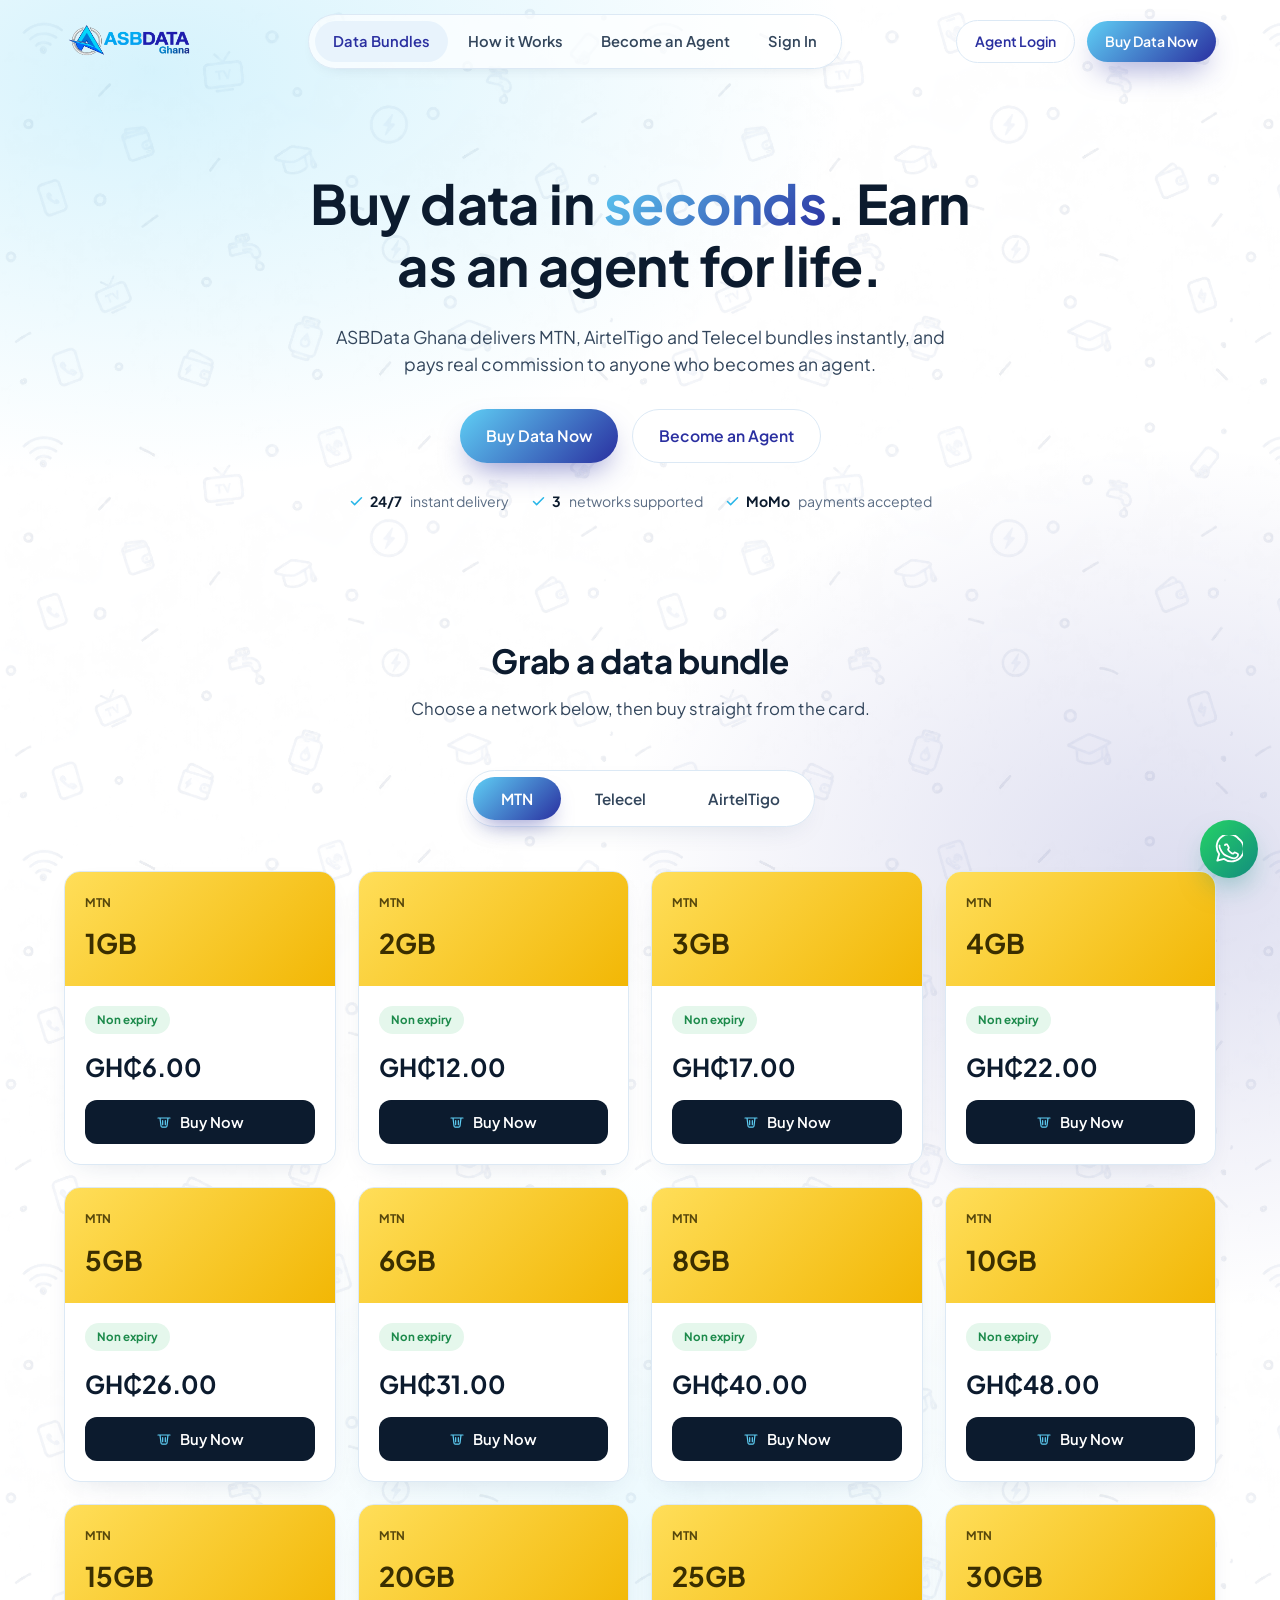
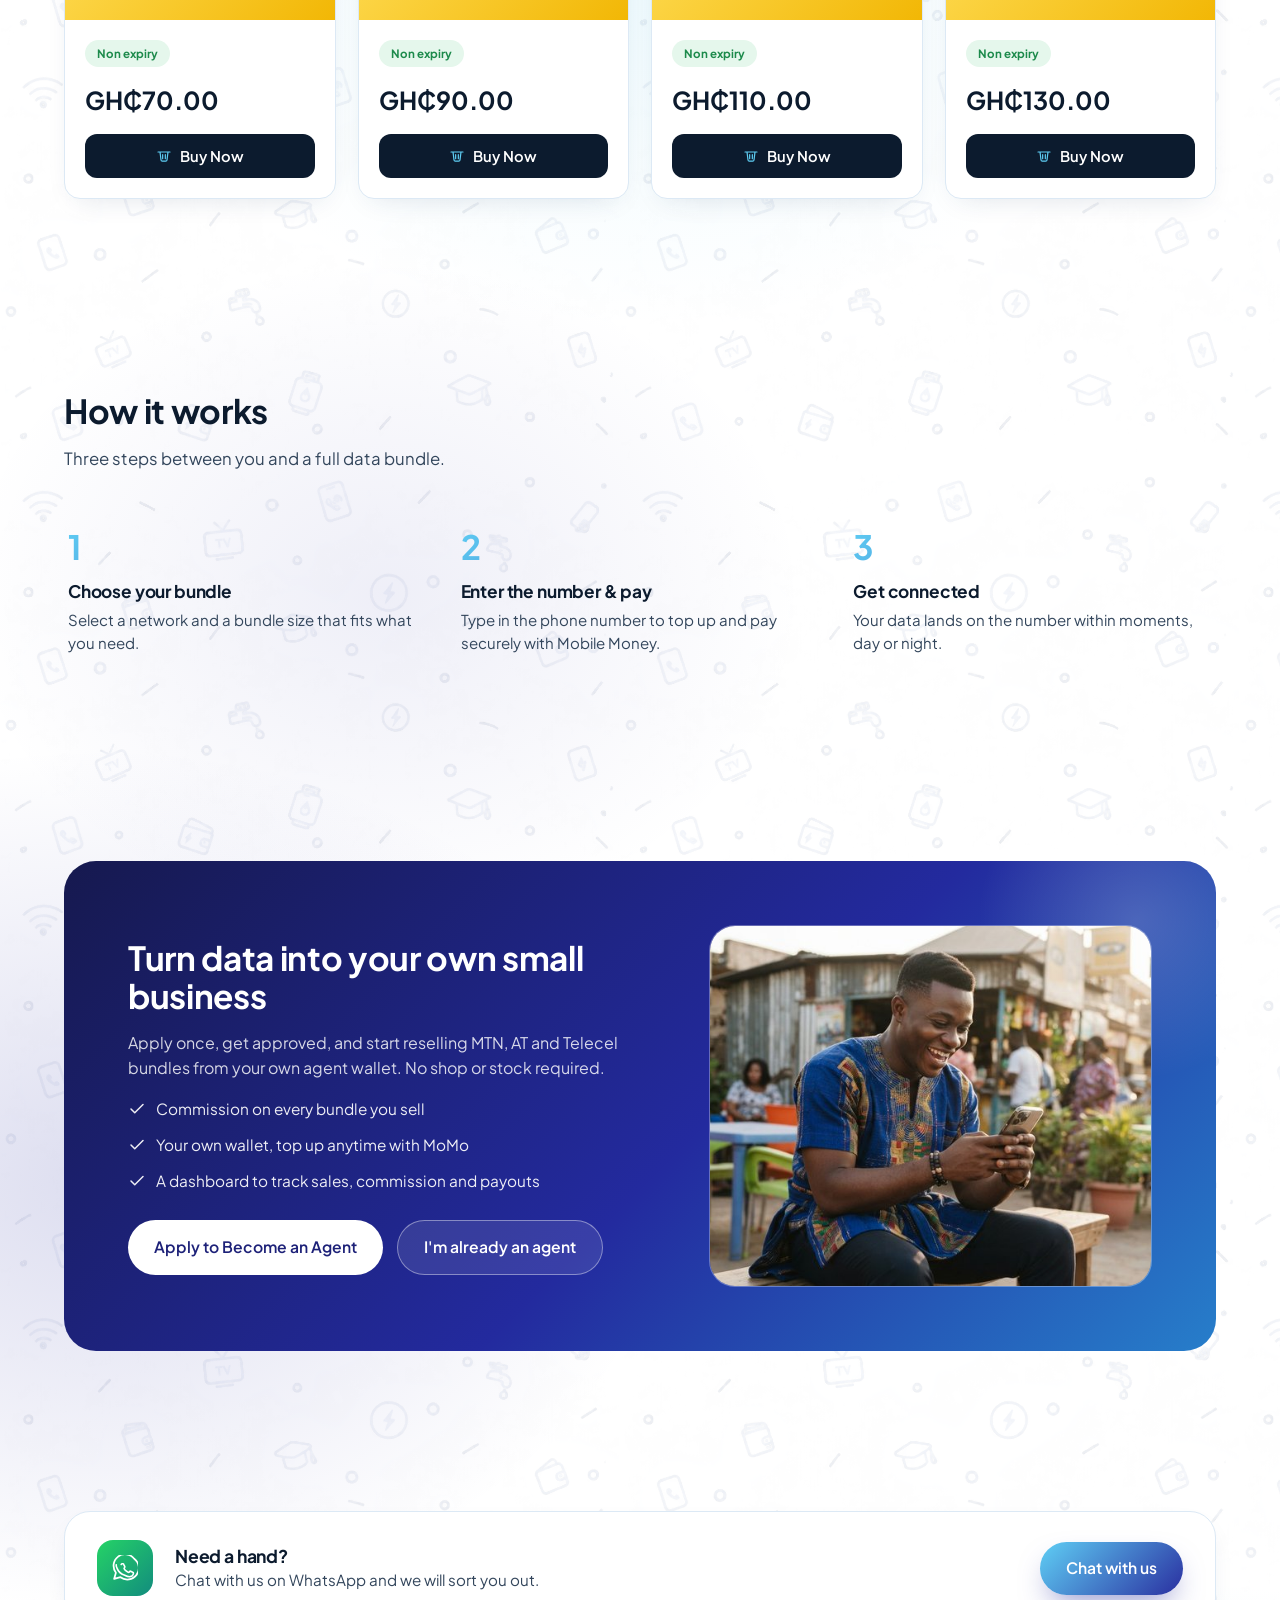
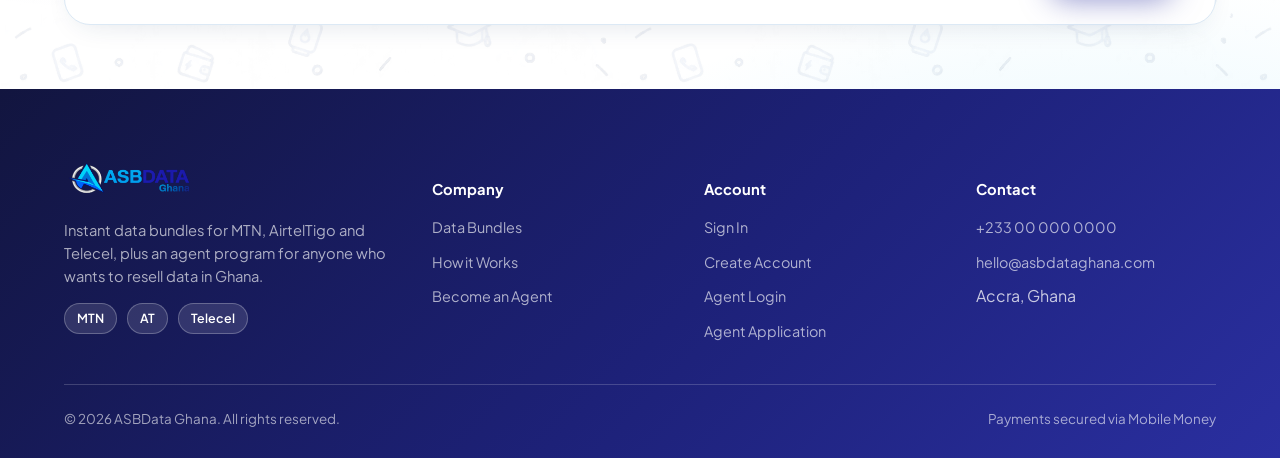
<file: index.html>
<!DOCTYPE html>
<html lang="en">
<head>
<meta charset="UTF-8" />
<meta name="viewport" content="width=device-width, initial-scale=1.0" />
<title>ASBData Ghana | Instant MTN, AT & Telecel Data Bundles</title>
<meta name="description" content="Buy MTN, AirtelTigo and Telecel data bundles instantly with Mobile Money. Apply to become an ASBData Ghana agent and earn commission on every sale." />
<link rel="icon" href="assets/logo.png" />
<link rel="stylesheet" href="css/styles.css" />
</head>
<body>

<header class="nav">
  <div class="nav-inner">
    <a href="index.html" class="brand">
      <img src="assets/logo.png" alt="ASBData Ghana" />
    </a>
    <nav class="nav-links">
      <a href="#bundles">Data Bundles</a>
      <a href="#how-it-works">How it Works</a>
      <a href="#agents">Become an Agent</a>
      <a href="#" id="nav-signin-link">Sign In</a>
    </nav>
    <div class="nav-actions">
      <a href="agent-login.html" class="btn btn-ghost btn-sm">Agent Login</a>
      <a href="#bundles" class="btn btn-primary btn-sm">Buy Data Now</a>
    </div>
    <button class="nav-toggle" aria-label="Toggle menu">
      <span></span><span></span><span></span>
    </button>
  </div>
</header>

<section class="hero">
  <div class="container hero-copy">
    <h1>Buy data in <span class="grad-text">seconds</span>. Earn as an agent for life.</h1>
    <p>ASBData Ghana delivers MTN, AirtelTigo and Telecel bundles instantly, and pays real commission to anyone who becomes an agent.</p>
    <div class="hero-actions">
      <a href="#bundles" class="btn btn-primary">Buy Data Now</a>
      <a href="agent-register.html" class="btn btn-ghost">Become an Agent</a>
    </div>
    <div class="hero-trust">
      <span><svg width="15" height="15" viewBox="0 0 24 24" fill="none"><path d="M20 6 9 17l-5-5" stroke="currentColor" stroke-width="2.4" stroke-linecap="round" stroke-linejoin="round"/></svg> <strong>24/7</strong>&nbsp;instant delivery</span>
      <span><svg width="15" height="15" viewBox="0 0 24 24" fill="none"><path d="M20 6 9 17l-5-5" stroke="currentColor" stroke-width="2.4" stroke-linecap="round" stroke-linejoin="round"/></svg> <strong>3</strong>&nbsp;networks supported</span>
      <span><svg width="15" height="15" viewBox="0 0 24 24" fill="none"><path d="M20 6 9 17l-5-5" stroke="currentColor" stroke-width="2.4" stroke-linecap="round" stroke-linejoin="round"/></svg> <strong>MoMo</strong>&nbsp;payments accepted</span>
    </div>
  </div>
</section>

<section class="section" id="bundles">
  <div class="container">
    <div class="section-head center">
      <h2>Grab a data bundle</h2>
      <p>Choose a network below, then buy straight from the card.</p>
    </div>
    <div class="shop-tabs" id="shop-tabs">
      <button class="shop-tab active" data-network="mtn">MTN</button>
      <button class="shop-tab" data-network="telecel">Telecel</button>
      <button class="shop-tab" data-network="airteltigo">AirtelTigo</button>
    </div>
    <div class="bundle-shop-grid" id="bundle-grid"></div>
  </div>
</section>

<!-- Buy modal -->
<div class="modal-overlay" id="buy-modal">
  <div class="modal-card">
    <button class="modal-close" id="modal-close" aria-label="Close">&times;</button>

    <!-- Step 1: bundle + recipient -->
    <div class="modal-step" id="step-select">
      <div class="modal-head">
        <div class="modal-head-icon">
          <svg width="20" height="20" viewBox="0 0 24 24" fill="none"><path d="M3 6h18M6 6l1.5 12a2 2 0 0 0 2 1.8h5a2 2 0 0 0 2-1.8L18 6M10 10v6M14 10v6" stroke="currentColor" stroke-width="1.8" stroke-linecap="round"/></svg>
        </div>
        <div>
          <h3>Buy Data Bundle</h3>
          <p class="modal-sub">Review your bundle, then continue to checkout</p>
        </div>
      </div>

      <div class="select-summary">
        <div class="ss-top">
          <span class="ss-tag" id="ss-network-tag">MTN</span>
          <span class="ss-label">Selected</span>
        </div>
        <div class="ss-row">
          <select id="ss-bundle-select"></select>
          <span class="ss-price" id="ss-price">GH₵0.00</span>
        </div>
      </div>

      <div class="field">
        <label for="buy-number">Recipient phone number</label>
        <div class="input-check" id="number-check">
          <input id="buy-number" type="tel" placeholder="024 000 0000" inputmode="numeric" />
          <svg class="check-icon" width="18" height="18" viewBox="0 0 24 24" fill="none"><path d="M20 6 9 17l-5-5" stroke="currentColor" stroke-width="2.4" stroke-linecap="round" stroke-linejoin="round"/></svg>
        </div>
      </div>

      <div class="info-box">
        <svg width="18" height="18" viewBox="0 0 24 24" fill="none"><circle cx="12" cy="12" r="9" stroke="currentColor" stroke-width="1.6"/><path d="M12 8v5M12 16h.01" stroke="currentColor" stroke-width="1.8" stroke-linecap="round"/></svg>
        <div>
          <strong>Account required</strong>
          <p>Log in or create a free account so we can confirm your order and deliver it instantly.</p>
        </div>
      </div>

      <button type="button" class="btn btn-primary btn-block" id="to-confirm-btn">Continue</button>
    </div>

    <!-- Step 2: confirm order -->
    <div class="modal-step" id="step-confirm" hidden>
      <h3>Confirm your order</h3>
      <p class="modal-sub">Make sure everything looks right before you continue.</p>

      <div class="confirm-pill">
        <span id="cf-tag">MTN</span>
        <span id="cf-size">2GB</span>
      </div>

      <div class="confirm-rows">
        <div class="cf-row"><span>Recipient</span><strong id="cf-number">-</strong></div>
        <div class="cf-row"><span>Network</span><strong id="cf-network">-</strong></div>
        <div class="cf-row"><span>Bundle</span><strong id="cf-bundle">-</strong></div>
      </div>
      <div class="cf-total"><span>Total</span><strong id="cf-total">GH₵0.00</strong></div>

      <p class="confirm-warning">Check the recipient number carefully. Data sent to the wrong number <strong>cannot be reversed or refunded</strong>.</p>

      <div class="modal-actions">
        <button type="button" class="btn btn-ghost" id="back-to-select">Back</button>
        <button type="button" class="btn btn-primary" id="confirm-continue-btn">Confirm &amp; Continue</button>
      </div>
    </div>
  </div>
</div>

<!-- Sign in modal (customers) -->
<div class="modal-overlay" id="signin-modal">
  <div class="modal-card">
    <button class="modal-close" id="signin-close" aria-label="Close">&times;</button>
    <div class="modal-head">
      <div class="modal-head-icon">
        <svg width="20" height="20" viewBox="0 0 24 24" fill="none"><circle cx="12" cy="8" r="3.2" stroke="currentColor" stroke-width="1.6"/><path d="M5 20c1-3.5 4-5 7-5s6 1.5 7 5" stroke="currentColor" stroke-width="1.6" stroke-linecap="round"/></svg>
      </div>
      <div>
        <h3>Log in</h3>
        <p class="modal-sub" id="signin-sub">Welcome back to ASBData Ghana.</p>
      </div>
    </div>
    <div id="signin-message" class="form-message"></div>
    <form id="signin-form">
      <div class="field">
        <label for="signin-id">Phone number or email</label>
        <input id="signin-id" type="text" placeholder="024 000 0000 or you@example.com" required />
      </div>
      <div class="field">
        <label for="signin-password">Password</label>
        <input id="signin-password" type="password" placeholder="••••••••" required />
      </div>
      <button type="submit" class="btn btn-primary btn-block">Log In</button>
    </form>
    <p class="form-foot">New here? <a href="customer-register.html">Create an account</a></p>
  </div>
</div>

<section class="section section-soft" id="how-it-works">
  <div class="container">
    <div class="section-head">
      <h2>How it works</h2>
      <p>Three steps between you and a full data bundle.</p>
    </div>
    <div class="steps">
      <div class="step-card">
        <span class="step-num">1</span>
        <h3>Choose your bundle</h3>
        <p>Select a network and a bundle size that fits what you need.</p>
      </div>
      <div class="step-card">
        <span class="step-num">2</span>
        <h3>Enter the number & pay</h3>
        <p>Type in the phone number to top up and pay securely with Mobile Money.</p>
      </div>
      <div class="step-card">
        <span class="step-num">3</span>
        <h3>Get connected</h3>
        <p>Your data lands on the number within moments, day or night.</p>
      </div>
    </div>
  </div>
</section>

<section class="section" id="agents">
  <div class="container">
    <div class="agent-section">
      <div>
        <h2>Turn data into your own small business</h2>
        <p>Apply once, get approved, and start reselling MTN, AT and Telecel bundles from your own agent wallet. No shop or stock required.</p>
        <ul class="agent-benefits">
          <li>
            <svg width="18" height="18" viewBox="0 0 24 24" fill="none"><path d="M20 6 9 17l-5-5" stroke="currentColor" stroke-width="2" stroke-linecap="round" stroke-linejoin="round"/></svg>
            Commission on every bundle you sell
          </li>
          <li>
            <svg width="18" height="18" viewBox="0 0 24 24" fill="none"><path d="M20 6 9 17l-5-5" stroke="currentColor" stroke-width="2" stroke-linecap="round" stroke-linejoin="round"/></svg>
            Your own wallet, top up anytime with MoMo
          </li>
          <li>
            <svg width="18" height="18" viewBox="0 0 24 24" fill="none"><path d="M20 6 9 17l-5-5" stroke="currentColor" stroke-width="2" stroke-linecap="round" stroke-linejoin="round"/></svg>
            A dashboard to track sales, commission and payouts
          </li>
        </ul>
        <div class="agent-actions">
          <a href="agent-register.html" class="btn btn-primary">Apply to Become an Agent</a>
          <a href="agent-login.html" class="btn btn-ghost">I'm already an agent</a>
        </div>
      </div>
      <div class="agent-panel">
        <img src="assets/agent-photo.jpeg" alt="Agent excitedly checking their sales on ASBData Ghana" class="agent-photo" />
      </div>
    </div>
  </div>
</section>

<section class="section-tight">
  <div class="container">
    <div class="contact-box">
      <div class="contact-icon">
        <svg width="26" height="26" viewBox="0 0 24 24" fill="none"><path d="M20.5 3.5A10.5 10.5 0 0 0 3.6 16.3L2 22l5.8-1.5A10.5 10.5 0 1 0 20.5 3.5Z" stroke="currentColor" stroke-width="1.6" stroke-linejoin="round"/><path d="M8.5 8.7c.2-.6.6-.6 1-.6h.6c.2 0 .5 0 .7.5.3.6.9 2 1 2.1.1.2.1.4 0 .6-.1.2-.2.3-.4.5-.2.2-.4.4-.2.7.2.4 1 1.5 2.1 2.4 1.4 1.2 2 1.2 2.3 1.1.3-.1.6-.5.8-.8.2-.3.5-.3.8-.2l1.9.9c.3.1.5.2.6.4.1.2.1 1-.3 1.9-.4.9-2 1.7-2.8 1.8-.8.1-1.7.2-5.4-1.6C6.3 16.8 5 13 4.8 12.5c-.2-.5-1.2-1.9-.9-3.5" stroke="currentColor" stroke-width="1.5" stroke-linecap="round" stroke-linejoin="round"/></svg>
      </div>
      <div class="contact-text">
        <h3>Need a hand?</h3>
        <p>Chat with us on WhatsApp and we will sort you out.</p>
      </div>
      <a href="https://wa.me/2348135113960" target="_blank" rel="noopener" class="btn btn-primary contact-btn">Chat with us</a>
    </div>
  </div>
</section>

<footer class="footer">
  <div class="container">
    <div class="footer-grid">
      <div class="footer-brand">
        <div class="brand" style="margin-bottom:14px;">
          <img src="assets/logo.png" alt="ASBData Ghana" style="height:52px;" />
        </div>
        <p>Instant data bundles for MTN, AirtelTigo and Telecel, plus an agent program for anyone who wants to resell data in Ghana.</p>
        <div class="network-tags">
          <span>MTN</span><span>AT</span><span>Telecel</span>
        </div>
      </div>
      <div class="footer-col">
        <h5>Company</h5>
        <ul>
          <li><a href="#bundles">Data Bundles</a></li>
          <li><a href="#how-it-works">How it Works</a></li>
          <li><a href="#agents">Become an Agent</a></li>
        </ul>
      </div>
      <div class="footer-col">
        <h5>Account</h5>
        <ul>
          <li><a href="index.html#signin">Sign In</a></li>
          <li><a href="customer-register.html">Create Account</a></li>
          <li><a href="agent-login.html">Agent Login</a></li>
          <li><a href="agent-register.html">Agent Application</a></li>
        </ul>
      </div>
      <div class="footer-col">
        <h5>Contact</h5>
        <ul>
          <li><a href="tel:+233000000000">+233 00 000 0000</a></li>
          <li><a href="mailto:hello@asbdataghana.com">hello@asbdataghana.com</a></li>
          <li>Accra, Ghana</li>
        </ul>
      </div>
    </div>
    <div class="footer-bottom">
      <span>© 2026 ASBData Ghana. All rights reserved.</span>
      <span>Payments secured via Mobile Money</span>
    </div>
  </div>
</footer>

<script src="js/main.js"></script>
<script>
  const bundleData = {
    mtn: [
      { size: '1GB', price: 6 }, { size: '2GB', price: 12 }, { size: '3GB', price: 17 },
      { size: '4GB', price: 22 }, { size: '5GB', price: 26 }, { size: '6GB', price: 31 },
      { size: '8GB', price: 40 }, { size: '10GB', price: 48 }, { size: '15GB', price: 70 },
      { size: '20GB', price: 90 }, { size: '25GB', price: 110 }, { size: '30GB', price: 130 },
    ],
    telecel: [
      { size: '2GB', price: 11 }, { size: '3GB', price: 16 }, { size: '5GB', price: 24 },
      { size: '7GB', price: 32 }, { size: '10GB', price: 44 }, { size: '12GB', price: 52 },
      { size: '15GB', price: 58 }, { size: '20GB', price: 74 },
    ],
    airteltigo: [
      { size: '1GB', price: 6 }, { size: '2GB', price: 12 }, { size: '3GB', price: 18 },
      { size: '4GB', price: 21 }, { size: '5GB', price: 25 }, { size: '6GB', price: 33 },
      { size: '7GB', price: 38 }, { size: '8GB', price: 38 }, { size: '10GB', price: 47 },
      { size: '12GB', price: 60 }, { size: '15GB', price: 75 }, { size: '20GB', price: 77.7 },
    ],
  };

  const networkMeta = {
    mtn: { tag: 'MTN', headClass: 'head-mtn', fullName: 'MTN' },
    telecel: { tag: 'TL', headClass: 'head-telecel', fullName: 'Telecel' },
    airteltigo: { tag: 'AT', headClass: 'head-airteltigo', fullName: 'AirtelTigo' },
  };

  const cartIcon = '<svg width="16" height="16" viewBox="0 0 24 24" fill="none"><path d="M3 6h18M6 6l1.5 12a2 2 0 0 0 2 1.8h5a2 2 0 0 0 2-1.8L18 6M10 10v6M14 10v6" stroke="currentColor" stroke-width="1.8" stroke-linecap="round"/></svg>';

  const grid = document.getElementById('bundle-grid');
  const tabs = document.querySelectorAll('#shop-tabs .shop-tab');

  function renderBundles(network) {
    const meta = networkMeta[network];
    grid.innerHTML = bundleData[network].map(b => `
      <div class="bundle-card">
        <div class="bundle-card-head ${meta.headClass}">
          <span class="net-tag">${meta.tag}</span>
          <span class="size">${b.size}</span>
        </div>
        <div class="bundle-card-body">
          <span class="expiry-pill">Non expiry</span>
          <div class="bundle-price">GH₵${b.price.toFixed(2)}</div>
          <button type="button" class="buy-btn" data-network="${network}" data-size="${b.size}" data-price="${b.price}">
            ${cartIcon} Buy Now
          </button>
        </div>
      </div>
    `).join('');
  }

  tabs.forEach(tab => {
    tab.addEventListener('click', () => {
      tabs.forEach(t => t.classList.remove('active'));
      tab.classList.add('active');
      renderBundles(tab.dataset.network);
    });
  });

  renderBundles('mtn');

  // Buy modal
  const modal = document.getElementById('buy-modal');
  const modalClose = document.getElementById('modal-close');
  const steps = {
    select: document.getElementById('step-select'),
    confirm: document.getElementById('step-confirm'),
  };

  const ssTag = document.getElementById('ss-network-tag');
  const ssSelect = document.getElementById('ss-bundle-select');
  const ssPrice = document.getElementById('ss-price');
  const numberInput = document.getElementById('buy-number');
  const numberCheck = document.getElementById('number-check');
  const toConfirmBtn = document.getElementById('to-confirm-btn');

  let activeNetwork = 'mtn';

  function showStep(name) {
    Object.entries(steps).forEach(([key, el]) => { el.hidden = key !== name; });
  }

  function fillBundleSelect(network) {
    ssSelect.innerHTML = bundleData[network].map((b, i) =>
      `<option value="${b.price}" data-size="${b.size}" ${i === 1 ? 'selected' : ''}>${b.size}</option>`
    ).join('');
    updatePrice();
  }

  function updatePrice() {
    const opt = ssSelect.options[ssSelect.selectedIndex];
    ssPrice.textContent = `GH₵${parseFloat(opt.value).toFixed(2)}`;
  }

  ssSelect.addEventListener('change', updatePrice);

  numberInput.addEventListener('input', () => {
    const digits = numberInput.value.replace(/\D/g, '');
    numberCheck.classList.toggle('valid', digits.length >= 9);
  });

  grid.addEventListener('click', (e) => {
    const btn = e.target.closest('.buy-btn');
    if (!btn) return;
    activeNetwork = btn.dataset.network;
    ssTag.textContent = networkMeta[activeNetwork].tag;
    fillBundleSelect(activeNetwork);
    numberInput.value = '';
    numberCheck.classList.remove('valid');
    showStep('select');
    modal.classList.add('open');
  });

  function closeModal() { modal.classList.remove('open'); }
  modalClose.addEventListener('click', closeModal);
  modal.addEventListener('click', (e) => { if (e.target === modal) closeModal(); });

  function populateConfirm(order) {
    document.getElementById('cf-tag').textContent = order.networkTag;
    document.getElementById('cf-size').textContent = order.size;
    document.getElementById('cf-number').textContent = order.number;
    document.getElementById('cf-network').textContent = order.networkName;
    document.getElementById('cf-bundle').textContent = `${order.size} · Non expiry`;
    document.getElementById('cf-total').textContent = `GH₵${order.price.toFixed(2)}`;
  }

  // Step 1: pick a network/bundle/number, then continue
  toConfirmBtn.addEventListener('click', () => {
    if (numberInput.value.replace(/\D/g, '').length < 9) {
      numberInput.focus();
      return;
    }
    const opt = ssSelect.options[ssSelect.selectedIndex];
    const meta = networkMeta[activeNetwork];
    const order = {
      networkTag: meta.tag,
      networkName: meta.fullName,
      size: opt.dataset.size,
      price: parseFloat(opt.value),
      number: numberInput.value,
    };
    sessionStorage.setItem('asb_order', JSON.stringify(order));

    if (localStorage.getItem('asb_user')) {
      populateConfirm(order);
      showStep('confirm');
    } else {
      closeModal();
      openSignin({ returnToConfirm: true });
    }
  });

  document.getElementById('back-to-select').addEventListener('click', () => showStep('select'));

  // Step 2: confirm order, already logged in by this point -> straight to checkout
  document.getElementById('confirm-continue-btn').addEventListener('click', () => {
    window.location.href = 'checkout.html';
  });

  // ===== Sign in modal (nav link + buy-flow login gate) =====
  const signinModal = document.getElementById('signin-modal');
  const signinClose = document.getElementById('signin-close');
  const signinSub = document.getElementById('signin-sub');
  const signinForm = document.getElementById('signin-form');
  const signinMessage = document.getElementById('signin-message');
  let signinContext = null;

  function openSignin(context) {
    signinContext = context || null;
    signinSub.textContent = signinContext && signinContext.returnToConfirm
      ? 'Your order is saved. Log in to continue.'
      : 'Welcome back to ASBData Ghana.';
    signinMessage.classList.remove('show');
    signinForm.reset();
    signinModal.classList.add('open');
  }
  function closeSignin() { signinModal.classList.remove('open'); }

  document.getElementById('nav-signin-link').addEventListener('click', (e) => {
    e.preventDefault();
    openSignin(null);
  });
  signinClose.addEventListener('click', closeSignin);
  signinModal.addEventListener('click', (e) => { if (e.target === signinModal) closeSignin(); });

  signinForm.addEventListener('submit', (e) => {
    e.preventDefault();
    localStorage.setItem('asb_user', JSON.stringify({ id: document.getElementById('signin-id').value }));
    signinMessage.textContent = 'Logged in. Continuing…';
    signinMessage.classList.add('show', 'success');
    setTimeout(() => {
      closeSignin();
      if (signinContext && signinContext.returnToConfirm) {
        const order = JSON.parse(sessionStorage.getItem('asb_order') || 'null');
        if (order) {
          populateConfirm(order);
          modal.classList.add('open');
          showStep('confirm');
        }
      }
    }, 800);
  });

  if (window.location.hash === '#signin') {
    openSignin(null);
    history.replaceState(null, '', window.location.pathname);
  }
</script>
</body>
</html>
</file>
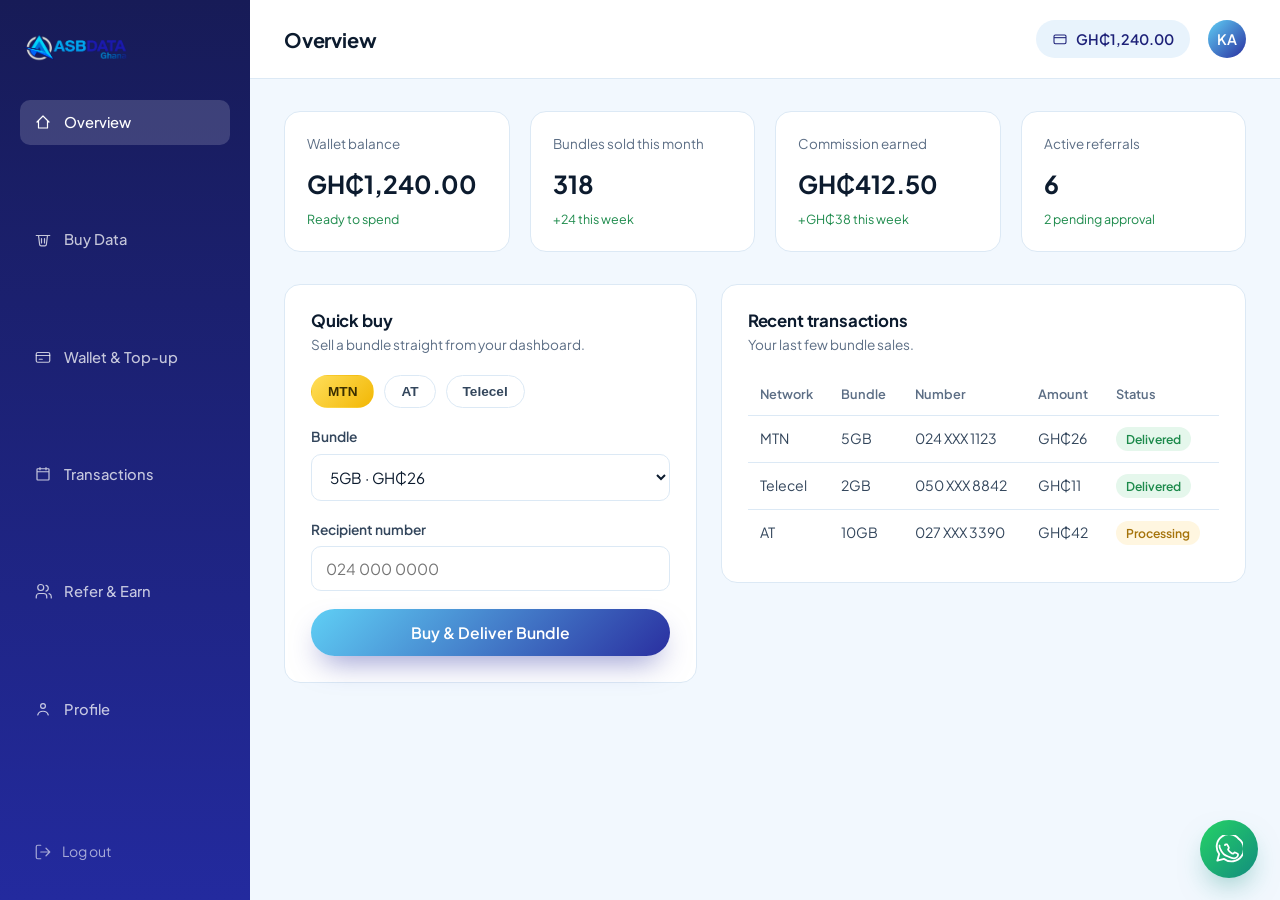
<file: agent-dashboard.html>
<!DOCTYPE html>
<html lang="en">
<head>
<meta charset="UTF-8" />
<meta name="viewport" content="width=device-width, initial-scale=1.0" />
<title>Agent Dashboard | ASBData Ghana</title>
<link rel="icon" href="assets/logo.png" />
<link rel="stylesheet" href="css/styles.css" />
</head>
<body>

<div class="dash-shell">
  <aside class="dash-sidebar">
    <div class="dash-brand">
      <img src="assets/logo.png" alt="ASBData Ghana" />
    </div>
    <ul class="dash-nav">
      <li><a class="active" href="#">
        <svg width="18" height="18" viewBox="0 0 24 24" fill="none"><path d="M4 12 12 4l8 8M6 10v10h12V10" stroke="currentColor" stroke-width="1.6" stroke-linecap="round" stroke-linejoin="round"/></svg>
        Overview
      </a></li>
      <li><a href="#quick-buy">
        <svg width="18" height="18" viewBox="0 0 24 24" fill="none"><path d="M3 6h18M6 6l1.5 12a2 2 0 0 0 2 1.8h5a2 2 0 0 0 2-1.8L18 6M10 10v6M14 10v6" stroke="currentColor" stroke-width="1.6" stroke-linecap="round"/></svg>
        Buy Data
      </a></li>
      <li><a href="#">
        <svg width="18" height="18" viewBox="0 0 24 24" fill="none"><rect x="3" y="6" width="18" height="13" rx="2" stroke="currentColor" stroke-width="1.6"/><path d="M3 10h18M7 15h4" stroke="currentColor" stroke-width="1.6" stroke-linecap="round"/></svg>
        Wallet &amp; Top-up
      </a></li>
      <li><a href="#transactions">
        <svg width="18" height="18" viewBox="0 0 24 24" fill="none"><path d="M8 3v4M16 3v4M4 9h16M5 5h14a1 1 0 0 1 1 1v13a1 1 0 0 1-1 1H5a1 1 0 0 1-1-1V6a1 1 0 0 1 1-1Z" stroke="currentColor" stroke-width="1.6"/></svg>
        Transactions
      </a></li>
      <li><a href="#">
        <svg width="18" height="18" viewBox="0 0 24 24" fill="none"><path d="M17 20v-2a4 4 0 0 0-4-4H7a4 4 0 0 0-4 4v2M9 10a4 4 0 1 0 0-8 4 4 0 0 0 0 8ZM23 20v-2a4 4 0 0 0-3-3.87M16 3.13a4 4 0 0 1 0 7.75" stroke="currentColor" stroke-width="1.6" stroke-linecap="round"/></svg>
        Refer &amp; Earn
      </a></li>
      <li><a href="#">
        <svg width="18" height="18" viewBox="0 0 24 24" fill="none"><circle cx="12" cy="8" r="3.2" stroke="currentColor" stroke-width="1.6"/><path d="M5 20c1-3.5 4-5 7-5s6 1.5 7 5" stroke="currentColor" stroke-width="1.6" stroke-linecap="round"/></svg>
        Profile
      </a></li>
    </ul>
    <a href="index.html" class="dash-logout">
      <svg width="18" height="18" viewBox="0 0 24 24" fill="none"><path d="M9 21H5a2 2 0 0 1-2-2V5a2 2 0 0 1 2-2h4M16 17l5-5-5-5M21 12H9" stroke="currentColor" stroke-width="1.6" stroke-linecap="round" stroke-linejoin="round"/></svg>
      Log out
    </a>
  </aside>

  <main class="dash-main">
    <div class="dash-topbar">
      <h1>Overview</h1>
      <div class="dash-topbar-right">
        <div class="wallet-chip">
          <svg width="16" height="16" viewBox="0 0 24 24" fill="none"><rect x="3" y="6" width="18" height="13" rx="2" stroke="currentColor" stroke-width="1.6"/><path d="M3 10h18" stroke="currentColor" stroke-width="1.6"/></svg>
          GH₵1,240.00
        </div>
        <div class="avatar">KA</div>
      </div>
    </div>

    <div class="dash-content">
      <div class="stat-cards">
        <div class="stat-card">
          <div class="label">Wallet balance</div>
          <div class="value">GH₵1,240.00</div>
          <div class="delta">Ready to spend</div>
        </div>
        <div class="stat-card">
          <div class="label">Bundles sold this month</div>
          <div class="value" id="stat-sold">318</div>
          <div class="delta">+24 this week</div>
        </div>
        <div class="stat-card">
          <div class="label">Commission earned</div>
          <div class="value" id="stat-commission">GH₵412.50</div>
          <div class="delta">+GH₵38 this week</div>
        </div>
        <div class="stat-card">
          <div class="label">Active referrals</div>
          <div class="value">6</div>
          <div class="delta">2 pending approval</div>
        </div>
      </div>

      <div class="dash-grid">
        <div class="panel" id="quick-buy">
          <h3>Quick buy</h3>
          <p class="panel-sub">Sell a bundle straight from your dashboard.</p>

          <div class="network-pill-select" id="network-pills">
            <button type="button" class="network-pill active" data-net="mtn">MTN</button>
            <button type="button" class="network-pill" data-net="at">AT</button>
            <button type="button" class="network-pill" data-net="telecel">Telecel</button>
          </div>

          <form id="quick-buy-form">
            <div class="field">
              <label for="qb-bundle">Bundle</label>
              <select id="qb-bundle">
                <option value="6">1GB · GH₵6</option>
                <option value="26" selected>5GB · GH₵26</option>
                <option value="48">10GB · GH₵48</option>
              </select>
            </div>
            <div class="field">
              <label for="qb-number">Recipient number</label>
              <input id="qb-number" type="tel" placeholder="024 000 0000" required />
            </div>
            <button type="submit" class="btn btn-primary btn-block">Buy &amp; Deliver Bundle</button>
          </form>
        </div>

        <div class="panel" id="transactions">
          <h3>Recent transactions</h3>
          <p class="panel-sub">Your last few bundle sales.</p>
          <table class="table" id="tx-table">
            <thead>
              <tr><th>Network</th><th>Bundle</th><th>Number</th><th>Amount</th><th>Status</th></tr>
            </thead>
            <tbody>
              <tr>
                <td>MTN</td><td>5GB</td><td>024 XXX 1123</td><td>GH₵26</td>
                <td><span class="status-pill done">Delivered</span></td>
              </tr>
              <tr>
                <td>Telecel</td><td>2GB</td><td>050 XXX 8842</td><td>GH₵11</td>
                <td><span class="status-pill done">Delivered</span></td>
              </tr>
              <tr>
                <td>AT</td><td>10GB</td><td>027 XXX 3390</td><td>GH₵42</td>
                <td><span class="status-pill pending">Processing</span></td>
              </tr>
            </tbody>
          </table>
        </div>
      </div>
    </div>
  </main>
</div>

<script src="js/main.js"></script>
<script>
  // Network pill selection
  const pills = document.querySelectorAll('#network-pills .network-pill');
  const bundleSelect = document.getElementById('qb-bundle');
  const bundles = {
    mtn: [{ label: '1GB · GH₵6', value: 6 }, { label: '5GB · GH₵26', value: 26 }, { label: '10GB · GH₵48', value: 48 }],
    at: [{ label: '1.5GB · GH₵7', value: 7 }, { label: '6GB · GH₵28', value: 28 }, { label: '10GB · GH₵42', value: 42 }],
    telecel: [{ label: '2GB · GH₵11', value: 11 }, { label: '7GB · GH₵32', value: 32 }, { label: '15GB · GH₵58', value: 58 }],
  };

  function renderBundles(net) {
    bundleSelect.innerHTML = '';
    bundles[net].forEach((b, i) => {
      const opt = document.createElement('option');
      opt.value = b.value;
      opt.textContent = b.label;
      if (i === 1) opt.selected = true;
      bundleSelect.appendChild(opt);
    });
  }

  pills.forEach(pill => {
    pill.addEventListener('click', () => {
      pills.forEach(p => p.classList.remove('active'));
      pill.classList.add('active');
      renderBundles(pill.dataset.net);
    });
  });

  // Quick buy: mock-add a transaction row + bump stats
  const qbForm = document.getElementById('quick-buy-form');
  const txBody = document.querySelector('#tx-table tbody');
  const soldStat = document.getElementById('stat-sold');
  const commissionStat = document.getElementById('stat-commission');
  let soldCount = 318;
  let commission = 412.5;

  qbForm.addEventListener('submit', (e) => {
    e.preventDefault();
    const activeNet = document.querySelector('.network-pill.active').dataset.net;
    const netLabel = { mtn: 'MTN', at: 'AT', telecel: 'Telecel' }[activeNet];
    const bundleText = bundleSelect.options[bundleSelect.selectedIndex].text;
    const [size, price] = bundleText.split(' · GH₵');
    const number = document.getElementById('qb-number').value || '024 XXX XXXX';

    const row = document.createElement('tr');
    row.innerHTML = `
      <td>${netLabel}</td>
      <td>${size}</td>
      <td>${number}</td>
      <td>GH₵${price}</td>
      <td><span class="status-pill done">Delivered</span></td>
    `;
    txBody.prepend(row);

    soldCount += 1;
    commission += Math.round(parseFloat(price) * 0.08 * 100) / 100;
    soldStat.textContent = soldCount;
    commissionStat.textContent = `GH₵${commission.toFixed(2)}`;

    qbForm.reset();
    renderBundles(activeNet);
  });
</script>
</body>
</html>
</file>
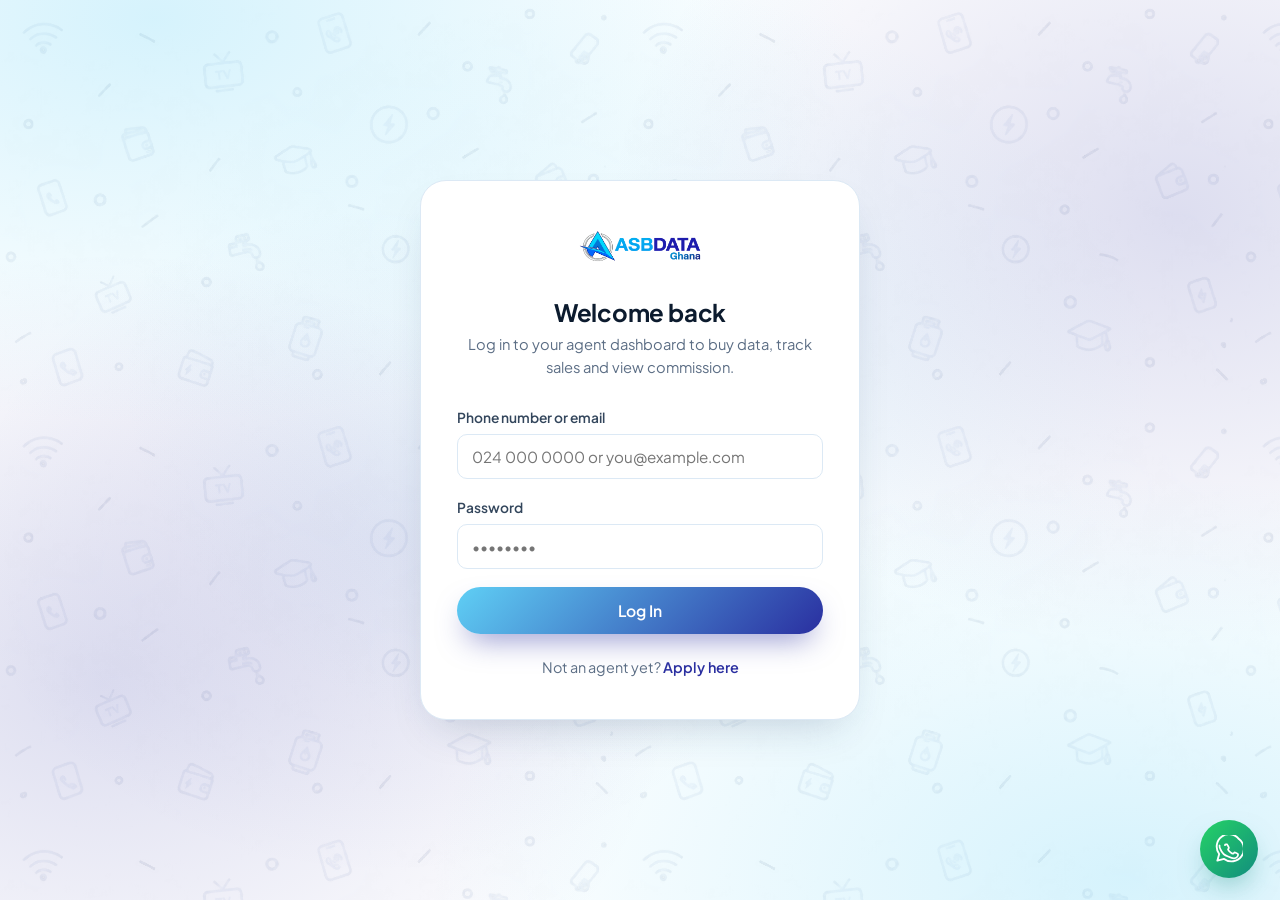
<file: agent-login.html>
<!DOCTYPE html>
<html lang="en">
<head>
<meta charset="UTF-8" />
<meta name="viewport" content="width=device-width, initial-scale=1.0" />
<title>Agent Login | ASBData Ghana</title>
<link rel="icon" href="assets/logo.png" />
<link rel="stylesheet" href="css/styles.css" />
</head>
<body>

<div class="auth-wrap">
  <div class="auth-card">
    <div class="auth-logo">
      <img src="assets/logo.png" alt="ASBData Ghana" />
    </div>
    <h1>Welcome back</h1>
    <p class="auth-sub">Log in to your agent dashboard to buy data, track sales and view commission.</p>

    <div id="login-message" class="form-message"></div>

    <form data-mock-submit data-message-target="login-message" data-success-text="Logged in. Redirecting to your dashboard…" data-redirect="agent-dashboard.html">
      <div class="field">
        <label for="login-id">Phone number or email</label>
        <input id="login-id" type="text" placeholder="024 000 0000 or you@example.com" required />
      </div>
      <div class="field">
        <label for="login-password">Password</label>
        <input id="login-password" type="password" placeholder="••••••••" required />
      </div>
      <button type="submit" class="btn btn-primary btn-block">Log In</button>
    </form>

    <div class="form-foot">
      Not an agent yet? <a href="agent-register.html">Apply here</a>
    </div>
  </div>
</div>

<script src="js/main.js"></script>
</body>
</html>
</file>
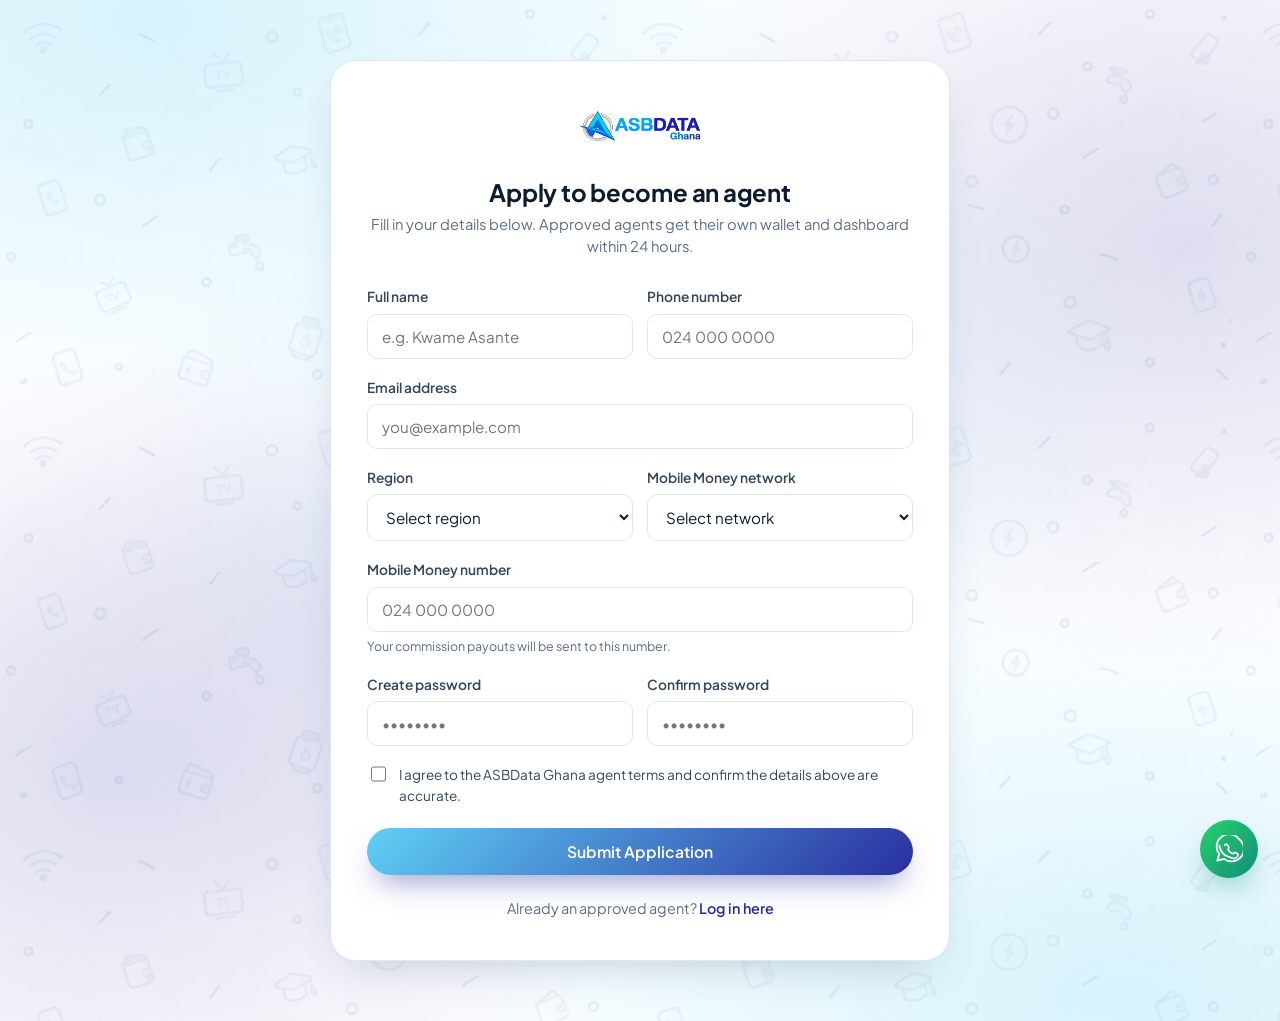
<file: agent-register.html>
<!DOCTYPE html>
<html lang="en">
<head>
<meta charset="UTF-8" />
<meta name="viewport" content="width=device-width, initial-scale=1.0" />
<title>Become an Agent | ASBData Ghana</title>
<link rel="icon" href="assets/logo.png" />
<link rel="stylesheet" href="css/styles.css" />
</head>
<body>

<div class="auth-wrap">
  <div class="auth-card wide">
    <div class="auth-logo">
      <img src="assets/logo.png" alt="ASBData Ghana" />
    </div>
    <h1>Apply to become an agent</h1>
    <p class="auth-sub">Fill in your details below. Approved agents get their own wallet and dashboard within 24 hours.</p>

    <div id="apply-message" class="form-message"></div>

    <form data-mock-submit data-message-target="apply-message" data-success-text="Application received. We'll review it and email you within 24 hours.">
      <div class="field-row">
        <div class="field">
          <label for="fullname">Full name</label>
          <input id="fullname" type="text" placeholder="e.g. Kwame Asante" required />
        </div>
        <div class="field">
          <label for="phone">Phone number</label>
          <input id="phone" type="tel" placeholder="024 000 0000" required />
        </div>
      </div>

      <div class="field">
        <label for="email">Email address</label>
        <input id="email" type="email" placeholder="you@example.com" required />
      </div>

      <div class="field-row">
        <div class="field">
          <label for="region">Region</label>
          <select id="region" required>
            <option value="">Select region</option>
            <option>Greater Accra</option>
            <option>Ashanti</option>
            <option>Western</option>
            <option>Eastern</option>
            <option>Central</option>
            <option>Northern</option>
            <option>Volta</option>
            <option>Bono</option>
            <option>Other</option>
          </select>
        </div>
        <div class="field">
          <label for="momo-network">Mobile Money network</label>
          <select id="momo-network" required>
            <option value="">Select network</option>
            <option>MTN Mobile Money</option>
            <option>AT Money</option>
            <option>Telecel Cash</option>
          </select>
        </div>
      </div>

      <div class="field">
        <label for="momo-number">Mobile Money number</label>
        <input id="momo-number" type="tel" placeholder="024 000 0000" required />
        <p class="field-hint">Your commission payouts will be sent to this number.</p>
      </div>

      <div class="field-row">
        <div class="field">
          <label for="password">Create password</label>
          <input id="password" type="password" placeholder="••••••••" minlength="6" required />
        </div>
        <div class="field">
          <label for="confirm-password">Confirm password</label>
          <input id="confirm-password" type="password" placeholder="••••••••" minlength="6" required />
        </div>
      </div>

      <label class="checkbox-field">
        <input type="checkbox" required />
        <span>I agree to the ASBData Ghana agent terms and confirm the details above are accurate.</span>
      </label>

      <button type="submit" class="btn btn-primary btn-block">Submit Application</button>
    </form>

    <div class="form-foot">
      Already an approved agent? <a href="agent-login.html">Log in here</a>
    </div>
  </div>
</div>

<script src="js/main.js"></script>
</body>
</html>
</file>
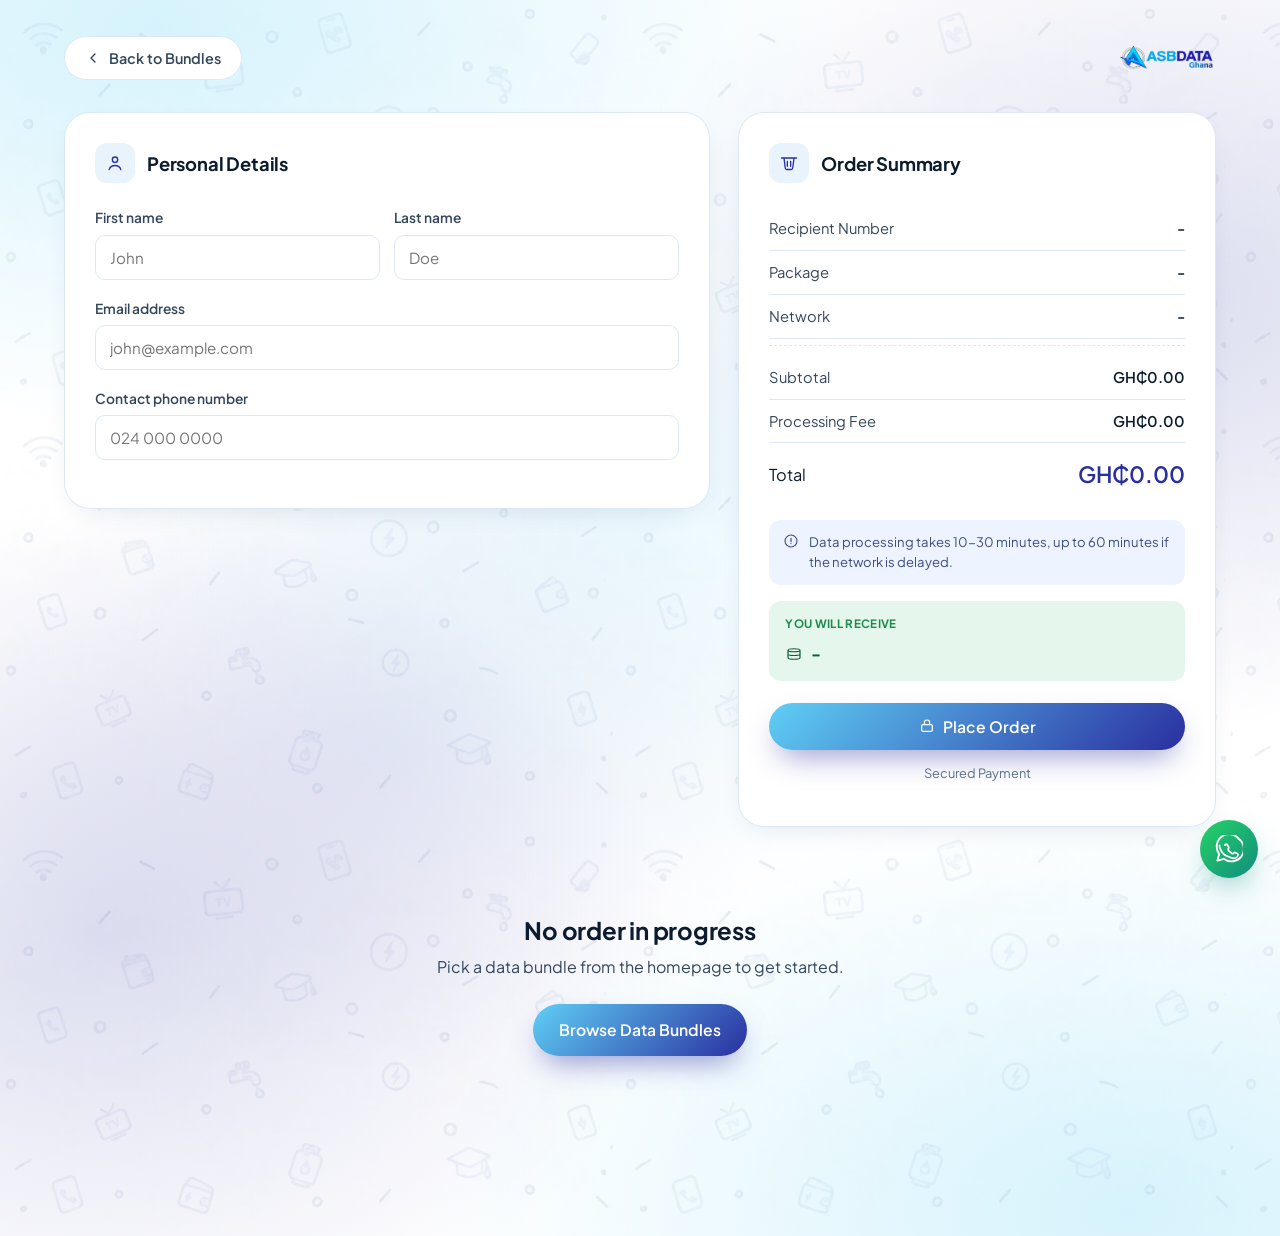
<file: checkout.html>
<!DOCTYPE html>
<html lang="en">
<head>
<meta charset="UTF-8" />
<meta name="viewport" content="width=device-width, initial-scale=1.0" />
<title>Checkout | ASBData Ghana</title>
<link rel="icon" href="assets/logo.png" />
<link rel="stylesheet" href="css/styles.css" />
</head>
<body>

<div class="container checkout-shell">
  <div class="checkout-topbar">
    <a href="index.html#bundles" class="checkout-back">
      <svg width="16" height="16" viewBox="0 0 24 24" fill="none"><path d="M15 6 9 12l6 6" stroke="currentColor" stroke-width="2" stroke-linecap="round" stroke-linejoin="round"/></svg>
      Back to Bundles
    </a>
    <a href="index.html" class="checkout-logo">
      <img src="assets/logo.png" alt="ASBData Ghana" />
    </a>
  </div>

  <!-- Populated by JS when an order exists -->
  <div class="checkout-grid" id="checkout-grid" hidden>
    <div class="checkout-card">
      <div class="checkout-card-head">
        <div class="icon-chip">
          <svg width="20" height="20" viewBox="0 0 24 24" fill="none"><circle cx="12" cy="8" r="3.2" stroke="currentColor" stroke-width="1.6"/><path d="M5 20c1-3.5 4-5 7-5s6 1.5 7 5" stroke="currentColor" stroke-width="1.6" stroke-linecap="round"/></svg>
        </div>
        <h2>Personal Details</h2>
      </div>
      <form id="checkout-form">
        <div class="field-row">
          <div class="field">
            <label for="first-name">First name</label>
            <input id="first-name" type="text" placeholder="John" required />
          </div>
          <div class="field">
            <label for="last-name">Last name</label>
            <input id="last-name" type="text" placeholder="Doe" required />
          </div>
        </div>
        <div class="field">
          <label for="email">Email address</label>
          <input id="email" type="email" placeholder="john@example.com" required />
        </div>
        <div class="field">
          <label for="contact-phone">Contact phone number</label>
          <input id="contact-phone" type="tel" placeholder="024 000 0000" required />
        </div>
      </form>
    </div>

    <div class="checkout-card">
      <div class="checkout-card-head">
        <div class="icon-chip">
          <svg width="20" height="20" viewBox="0 0 24 24" fill="none"><path d="M3 6h18M6 6l1.5 12a2 2 0 0 0 2 1.8h5a2 2 0 0 0 2-1.8L18 6M10 10v6M14 10v6" stroke="currentColor" stroke-width="1.6" stroke-linecap="round"/></svg>
        </div>
        <h2>Order Summary</h2>
      </div>

      <div class="summary-row"><span>Recipient Number</span><strong id="sum-number">-</strong></div>
      <div class="summary-row"><span>Package</span><strong id="sum-package">-</strong></div>
      <div class="summary-row"><span>Network</span><strong id="sum-network">-</strong></div>
      <div class="summary-divider"></div>
      <div class="summary-row"><span>Subtotal</span><strong id="sum-subtotal">GH₵0.00</strong></div>
      <div class="summary-row"><span>Processing Fee</span><strong id="sum-fee">GH₵0.00</strong></div>
      <div class="summary-row total"><span>Total</span><strong id="sum-total">GH₵0.00</strong></div>

      <div class="notice-box">
        <svg width="16" height="16" viewBox="0 0 24 24" fill="none"><circle cx="12" cy="12" r="9" stroke="currentColor" stroke-width="1.6"/><path d="M12 8v5M12 16h.01" stroke="currentColor" stroke-width="1.8" stroke-linecap="round"/></svg>
        Data processing takes 10-30 minutes, up to 60 minutes if the network is delayed.
      </div>

      <div class="receive-box">
        <div class="rb-label">YOU WILL RECEIVE</div>
        <div class="rb-value">
          <svg width="18" height="18" viewBox="0 0 24 24" fill="none"><path d="M4 7c0-1.1 3.6-2 8-2s8 .9 8 2-3.6 2-8 2-8-.9-8-2Zm0 0v10c0 1.1 3.6 2 8 2s8-.9 8-2V7M4 12c0 1.1 3.6 2 8 2s8-.9 8-2" stroke="currentColor" stroke-width="1.6"/></svg>
          <span id="rb-text">-</span>
        </div>
      </div>

      <button type="submit" form="checkout-form" class="btn btn-primary pay-btn" id="place-order-btn">
        <svg width="16" height="16" viewBox="0 0 24 24" fill="none"><rect x="4" y="10" width="16" height="10" rx="2" stroke="currentColor" stroke-width="1.8"/><path d="M8 10V7a4 4 0 0 1 8 0v3" stroke="currentColor" stroke-width="1.8"/></svg>
        <span id="place-order-label">Place Order</span>
      </button>
      <p class="secure-note">Secured Payment</p>
    </div>
  </div>

  <!-- Success state -->
  <div class="checkout-card checkout-success" id="checkout-success" hidden style="max-width:480px;margin:0 auto;">
    <div class="success-icon">
      <svg width="28" height="28" viewBox="0 0 24 24" fill="none"><path d="M20 6 9 17l-5-5" stroke="currentColor" stroke-width="2.6" stroke-linecap="round" stroke-linejoin="round"/></svg>
    </div>
    <h2>Order placed</h2>
    <p id="success-text">Your bundle is on its way.</p>
    <a href="index.html#bundles" class="btn btn-primary">Buy Another Bundle</a>
  </div>

  <!-- Empty state (no order in progress) -->
  <div class="checkout-empty" id="checkout-empty" hidden>
    <h2>No order in progress</h2>
    <p>Pick a data bundle from the homepage to get started.</p>
    <a href="index.html#bundles" class="btn btn-primary">Browse Data Bundles</a>
  </div>
</div>

<script src="js/main.js"></script>
<script>
  const order = JSON.parse(sessionStorage.getItem('asb_order') || 'null');
  const grid = document.getElementById('checkout-grid');
  const emptyState = document.getElementById('checkout-empty');

  if (!order) {
    emptyState.hidden = false;
  } else {
    grid.hidden = false;

    const subtotal = order.price;
    const fee = Math.round(subtotal * 0.05 * 100) / 100;
    const total = Math.round((subtotal + fee) * 100) / 100;

    document.getElementById('sum-number').textContent = order.number;
    document.getElementById('sum-package').textContent = `${order.size} (GH₵${subtotal.toFixed(2)})`;
    document.getElementById('sum-network').textContent = order.networkName;
    document.getElementById('sum-subtotal').textContent = `GH₵${subtotal.toFixed(2)}`;
    document.getElementById('sum-fee').textContent = `GH₵${fee.toFixed(2)}`;
    document.getElementById('sum-total').textContent = `GH₵${total.toFixed(2)}`;
    document.getElementById('rb-text').textContent = `${order.networkName} - ${order.size}`;
    document.getElementById('place-order-label').textContent = `Place Order - GH₵${total.toFixed(2)}`;
    document.getElementById('contact-phone').value = order.number;

    const user = JSON.parse(localStorage.getItem('asb_user') || 'null');
    if (user && user.name) {
      const parts = user.name.trim().split(' ');
      document.getElementById('first-name').value = parts[0] || '';
      document.getElementById('last-name').value = parts.slice(1).join(' ') || '';
    }

    document.getElementById('checkout-form').addEventListener('submit', (e) => {
      e.preventDefault();
      const btn = document.getElementById('place-order-btn');
      btn.disabled = true;
      document.getElementById('place-order-label').textContent = 'Processing...';

      setTimeout(() => {
        grid.hidden = true;
        document.getElementById('success-text').textContent =
          `Your ${order.networkName} ${order.size} bundle is on its way to ${order.number}.`;
        document.getElementById('checkout-success').hidden = false;
        sessionStorage.removeItem('asb_order');
      }, 1100);
    });
  }
</script>
</body>
</html>
</file>
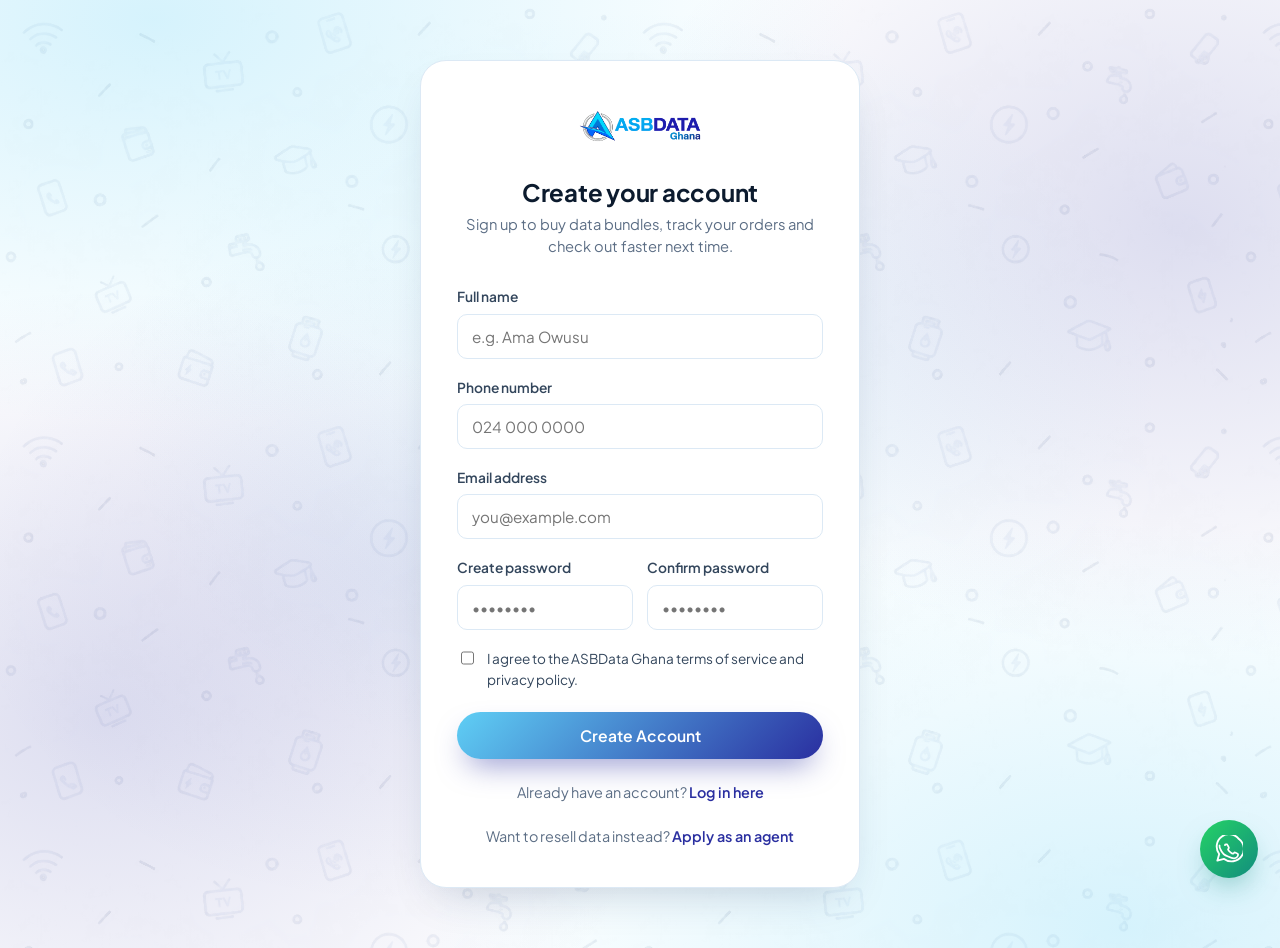
<file: customer-register.html>
<!DOCTYPE html>
<html lang="en">
<head>
<meta charset="UTF-8" />
<meta name="viewport" content="width=device-width, initial-scale=1.0" />
<title>Create an Account | ASBData Ghana</title>
<link rel="icon" href="assets/logo.png" />
<link rel="stylesheet" href="css/styles.css" />
</head>
<body>

<div class="auth-wrap">
  <div class="auth-card">
    <div class="auth-logo">
      <img src="assets/logo.png" alt="ASBData Ghana" />
    </div>
    <h1>Create your account</h1>
    <p class="auth-sub">Sign up to buy data bundles, track your orders and check out faster next time.</p>

    <div id="register-message" class="form-message"></div>

    <form data-mock-submit data-message-target="register-message" data-success-text="Account created. Redirecting…">
      <div class="field">
        <label for="fullname">Full name</label>
        <input id="fullname" type="text" placeholder="e.g. Ama Owusu" required />
      </div>

      <div class="field">
        <label for="phone">Phone number</label>
        <input id="phone" type="tel" placeholder="024 000 0000" required />
      </div>

      <div class="field">
        <label for="email">Email address</label>
        <input id="email" type="email" placeholder="you@example.com" required />
      </div>

      <div class="field-row">
        <div class="field">
          <label for="password">Create password</label>
          <input id="password" type="password" placeholder="••••••••" minlength="6" required />
        </div>
        <div class="field">
          <label for="confirm-password">Confirm password</label>
          <input id="confirm-password" type="password" placeholder="••••••••" minlength="6" required />
        </div>
      </div>

      <label class="checkbox-field">
        <input type="checkbox" required />
        <span>I agree to the ASBData Ghana terms of service and privacy policy.</span>
      </label>

      <button type="submit" class="btn btn-primary btn-block">Create Account</button>
    </form>

    <div class="form-foot">
      Already have an account? <a href="index.html#signin">Log in here</a>
    </div>
    <div class="form-foot">
      Want to resell data instead? <a href="agent-register.html">Apply as an agent</a>
    </div>
  </div>
</div>

<script src="js/main.js"></script>
<script>
  document.querySelector('form[data-mock-submit]').addEventListener('submit', () => {
    const name = document.getElementById('fullname').value;
    localStorage.setItem('asb_user', JSON.stringify({ name, id: document.getElementById('email').value }));
    setTimeout(() => {
      const hasOrder = sessionStorage.getItem('asb_order');
      window.location.href = hasOrder ? 'checkout.html' : 'index.html';
    }, 900);
  });
</script>
</body>
</html>
</file>
<file: css/styles.css>
/* ============================================================
   ASBDATA GHANA design tokens
   ============================================================ */
@import url('https://fonts.googleapis.com/css2?family=Plus+Jakarta+Sans:wght@400;500;600;700;800&display=swap');

:root {
  /* Brand */
  --cyan-300: #8FE0FA;
  --cyan-400: #5FCFF5;
  --cyan-500: #29B6E8;
  --indigo-500: #3C3FC4;
  --indigo-600: #2A2FA0;
  --indigo-700: #1D2178;

  /* Neutrals */
  --white: #FFFFFF;
  --bg-soft: #F2F8FE;
  --bg-soft-2: #E8F3FC;
  --ink: #0C1B2E;
  --ink-70: #33465C;
  --muted: #5C6E85;
  --line: #DCE9F5;

  /* Telco accents */
  --mtn: #FFCC00;
  --at: #ED1C24;
  --telecel: #E4032E;

  /* Gradients */
  --grad-brand: linear-gradient(135deg, var(--cyan-400) 0%, var(--indigo-600) 100%);
  --grad-soft: linear-gradient(180deg, #F7FBFF 0%, #EAF4FC 100%);
  --grad-blob: radial-gradient(circle at 30% 30%, rgba(95,207,245,0.55), rgba(42,47,160,0.25) 60%, rgba(42,47,160,0) 75%);

  /* Type */
  --font-display: 'Plus Jakarta Sans', sans-serif;
  --font-body: 'Plus Jakarta Sans', sans-serif;

  /* Shape */
  --radius-sm: 10px;
  --radius-md: 16px;
  --radius-lg: 26px;
  --shadow-card: 0 20px 45px -20px rgba(28, 55, 96, 0.25);
  --shadow-soft: 0 10px 30px -15px rgba(28, 55, 96, 0.18);
}

* { box-sizing: border-box; }
html { scroll-behavior: smooth; }

body {
  margin: 0;
  font-family: var(--font-body);
  color: var(--ink);
  background-color: #FFFFFF;
  background-image:
    radial-gradient(1200px 700px at 12% 2%, rgba(95, 207, 245, 0.26), transparent 58%),
    radial-gradient(1200px 700px at 88% 98%, rgba(95, 207, 245, 0.26), transparent 58%),
    radial-gradient(950px 720px at 92% 24%, rgba(42, 47, 160, 0.16), transparent 60%),
    radial-gradient(950px 720px at 8% 76%, rgba(42, 47, 160, 0.16), transparent 60%),
    radial-gradient(800px 600px at 50% 42%, rgba(95, 207, 245, 0.12), transparent 65%),
    radial-gradient(700px 560px at 30% 60%, rgba(42, 47, 160, 0.08), transparent 60%),
    url('../assets/pattern-icons.png');
  background-repeat: no-repeat, no-repeat, no-repeat, no-repeat, no-repeat, no-repeat, repeat;
  background-size: auto, auto, auto, auto, auto, auto, 620px auto;
  -webkit-font-smoothing: antialiased;
  line-height: 1.55;
}

body.dash-body {
  background: var(--bg-soft);
  background-attachment: scroll;
}

img { max-width: 100%; display: block; }

a { color: inherit; text-decoration: none; }

h1, h2, h3, h4 {
  font-family: var(--font-display);
  color: var(--ink);
  margin: 0 0 0.5em;
  line-height: 1.15;
  letter-spacing: -0.01em;
}

p { margin: 0 0 1em; color: var(--ink-70); }

.container {
  width: 90%;
  margin: 0 auto;
}

.section {
  padding: 96px 0;
}

.section-tight { padding: 64px 0; }

.section-soft {
  background: transparent;
}

.eyebrow-free-heading {
  max-width: 640px;
}

.section-head {
  max-width: 580px;
  margin: 0 0 48px;
}

.section-head h2 { font-size: clamp(1.7rem, 2.6vw, 2.35rem); }
.section-head p { font-size: 1.05rem; }
.section-head.center { margin-left: auto; margin-right: auto; text-align: center; }

/* Buttons */
.btn {
  display: inline-flex;
  align-items: center;
  justify-content: center;
  gap: 8px;
  padding: 14px 26px;
  border-radius: 999px;
  font-family: var(--font-display);
  font-weight: 600;
  font-size: 0.98rem;
  border: none;
  cursor: pointer;
  transition: transform 0.18s ease, box-shadow 0.18s ease, background 0.18s ease;
  white-space: nowrap;
}
.btn:active { transform: translateY(1px); }

.btn-primary {
  background: var(--grad-brand);
  color: var(--white);
  box-shadow: 0 14px 30px -10px rgba(42, 47, 160, 0.55);
}
.btn-primary:hover { box-shadow: 0 18px 36px -8px rgba(42, 47, 160, 0.6); transform: translateY(-1px); }

.btn-ghost {
  background: var(--white);
  color: var(--indigo-600);
  border: 1.5px solid var(--line);
}
.btn-ghost:hover { border-color: var(--cyan-500); color: var(--indigo-700); }

.btn-block { width: 100%; }
.btn-sm { padding: 10px 18px; font-size: 0.88rem; }

/* Navbar */
.nav {
  position: sticky;
  top: 0;
  z-index: 40;
  background: transparent;
  border-bottom: 1px solid transparent;
  transition: background 0.25s ease, backdrop-filter 0.25s ease, border-color 0.25s ease, box-shadow 0.25s ease;
}
.nav.scrolled {
  background: rgba(255,255,255,0.86);
  backdrop-filter: blur(10px);
  border-bottom-color: var(--line);
  box-shadow: 0 12px 28px -22px rgba(20,40,70,0.35);
}
.nav-inner {
  display: flex;
  align-items: center;
  justify-content: space-between;
  padding: 14px 0;
  width: 90%;
  margin: 0 auto;
}
.brand { display: flex; align-items: center; gap: 10px; }
.brand img { height: 52px; width: auto; }
.nav-links {
  display: flex;
  align-items: center;
  gap: 2px;
  background: rgba(255,255,255,0.7);
  border: 1px solid var(--line);
  padding: 6px;
  border-radius: 999px;
  font-weight: 500;
  font-size: 0.92rem;
  color: var(--ink-70);
  box-shadow: 0 6px 18px -14px rgba(20,40,70,0.3);
}
.nav.scrolled .nav-links { background: var(--white); }
.nav-links a {
  padding: 9px 18px;
  border-radius: 999px;
  font-weight: 600;
  transition: background 0.22s ease, color 0.22s ease, box-shadow 0.22s ease, transform 0.22s ease;
}
.nav-links a:hover { background: var(--bg-soft-2); color: var(--indigo-600); transform: translateY(-1px); }
.nav-links a.active {
  background: var(--bg-soft-2);
  color: var(--indigo-600);
  font-weight: 600;
}
.nav-actions { display: flex; align-items: center; gap: 12px; }
.nav-toggle {
  display: none;
  background: none;
  border: none;
  cursor: pointer;
  padding: 6px;
}
.nav-toggle span {
  display: block;
  width: 22px;
  height: 2px;
  background: var(--ink);
  margin: 5px 0;
  border-radius: 2px;
}

@media (max-width: 880px) {
  .nav-links { position: fixed; top: 66px; left: 0; right: 0; background: var(--white);
    flex-direction: column; align-items: stretch; padding: 14px; border: none; border-radius: 0;
    gap: 6px; border-bottom: 1px solid var(--line); transform: translateY(-130%); box-shadow: 0 20px 30px -20px rgba(20,40,70,0.2);
    transition: transform 0.25s ease; }
  .nav-links a { padding: 12px 16px; }
  .nav-links.open { transform: translateY(0); }
  .nav-toggle { display: block; }
  .nav-actions .btn-ghost { display: none; }
}

/* Hero: simple, centered, no imagery: the bundle shop below does the talking */
.hero {
  padding: 88px 0 32px;
  text-align: center;
}
.hero-copy {
  max-width: 660px;
  margin: 0 auto;
  animation: hero-rise 0.7s cubic-bezier(0.16, 1, 0.3, 1) both;
}
@keyframes hero-rise {
  from { opacity: 0; transform: translateY(16px); }
  to { opacity: 1; transform: translateY(0); }
}
.grad-text {
  background: var(--grad-brand);
  -webkit-background-clip: text;
  background-clip: text;
  color: transparent;
}
.hero-copy h1 {
  font-size: clamp(2.3rem, 4.6vw, 3.4rem);
  margin: 0 auto 0.5em;
}
.hero-copy p {
  font-size: 1.1rem;
  max-width: 50ch;
  margin: 0 auto 1.7em;
}
.hero-actions { display: flex; gap: 14px; flex-wrap: wrap; justify-content: center; margin-bottom: 28px; }
.hero-trust {
  display: flex;
  align-items: center;
  justify-content: center;
  gap: 22px;
  font-size: 0.88rem;
  color: var(--muted);
  flex-wrap: wrap;
}
.hero-trust span { display: inline-flex; align-items: center; gap: 6px; }
.hero-trust svg { color: var(--cyan-500); flex-shrink: 0; }
.hero-trust strong { color: var(--ink); font-family: var(--font-display); }

.dot { width: 10px; height: 10px; border-radius: 50%; }
.dot-mtn { background: var(--mtn); }
.dot-at { background: var(--at); }
.dot-telecel { background: var(--telecel); }

/* ===== Bundle shop (homepage buy flow) ===== */
.shop-tabs {
  display: flex;
  justify-content: center;
  gap: 6px;
  background: var(--white);
  border-radius: 999px;
  padding: 6px;
  width: fit-content;
  margin: 0 auto 44px;
  box-shadow: var(--shadow-soft);
  border: 1px solid var(--line);
}
.shop-tab {
  padding: 12px 28px;
  border-radius: 999px;
  border: none;
  background: transparent;
  font-family: var(--font-display);
  font-weight: 600;
  font-size: 0.95rem;
  color: var(--ink-70);
  cursor: pointer;
  transition: background 0.2s ease, color 0.2s ease, box-shadow 0.2s ease;
}
.shop-tab.active {
  background: var(--grad-brand);
  color: var(--white);
  box-shadow: 0 12px 22px -10px rgba(42, 47, 160, 0.55);
}

.bundle-shop-grid {
  display: grid;
  grid-template-columns: repeat(4, 1fr);
  gap: 22px;
}
.bundle-card {
  background: var(--white);
  border-radius: var(--radius-md);
  overflow: hidden;
  border: 1px solid var(--line);
  box-shadow: var(--shadow-soft);
  display: flex;
  flex-direction: column;
  transition: transform 0.18s ease, box-shadow 0.18s ease;
}
.bundle-card:hover { transform: translateY(-4px); box-shadow: var(--shadow-card); }
.bundle-card-head { padding: 22px 20px; }
.bundle-card-head .net-tag {
  display: block;
  font-size: 0.74rem;
  font-weight: 700;
  letter-spacing: 0.01em;
  opacity: 0.85;
  margin-bottom: 10px;
}
.bundle-card-head .size { font-family: var(--font-display); font-size: 1.7rem; font-weight: 700; }
.head-mtn { background: linear-gradient(135deg, #FFDE59, #F2B705); color: #3A2E00; }
.head-telecel { background: linear-gradient(135deg, #F45B72, #B8021E); color: var(--white); }
.head-airteltigo { background: linear-gradient(135deg, var(--cyan-400), var(--indigo-600)); color: var(--white); }

.bundle-card-body { padding: 20px; display: flex; flex-direction: column; gap: 14px; flex: 1; }
.expiry-pill {
  align-self: flex-start;
  background: #E5F7EC;
  color: #1C8A4B;
  font-size: 0.72rem;
  font-weight: 700;
  padding: 5px 12px;
  border-radius: 999px;
}
.bundle-price { font-family: var(--font-display); font-size: 1.55rem; font-weight: 700; }
.buy-btn {
  margin-top: auto;
  display: flex;
  align-items: center;
  justify-content: center;
  gap: 8px;
  background: var(--ink);
  color: var(--white);
  border: none;
  border-radius: 12px;
  padding: 13px;
  font-family: var(--font-display);
  font-weight: 600;
  font-size: 0.92rem;
  cursor: pointer;
  transition: background 0.18s ease, transform 0.15s ease;
}
.buy-btn:hover { background: #16283f; }
.buy-btn:active { transform: translateY(1px); }
.buy-btn svg { color: var(--cyan-400); flex-shrink: 0; }

/* Buy modal */
.modal-overlay {
  position: fixed;
  inset: 0;
  background: rgba(10, 20, 40, 0.5);
  backdrop-filter: blur(4px);
  display: none;
  align-items: center;
  justify-content: center;
  z-index: 200;
  padding: 20px;
}
.modal-overlay.open { display: flex; }
.modal-card {
  position: relative;
  width: 100%;
  max-width: 440px;
  max-height: 90vh;
  overflow-y: auto;
  background: var(--white);
  border-radius: var(--radius-lg);
  box-shadow: var(--shadow-card);
  padding: 34px 30px 30px;
}
.modal-close {
  position: absolute;
  top: 14px;
  right: 16px;
  background: none;
  border: none;
  font-size: 1.5rem;
  line-height: 1;
  color: var(--muted);
  cursor: pointer;
  z-index: 1;
}
.modal-close:hover { color: var(--ink); }
.modal-card h3 { font-size: 1.25rem; margin-bottom: 6px; }
.modal-sub { font-size: 0.88rem; color: var(--muted); margin-bottom: 22px; }
.modal-head { display: flex; align-items: flex-start; gap: 14px; margin-bottom: 20px; }
.modal-head-icon {
  flex-shrink: 0;
  width: 42px; height: 42px; border-radius: 12px;
  background: var(--bg-soft-2); color: var(--indigo-600);
  display: flex; align-items: center; justify-content: center;
}
.modal-head h3 { margin-bottom: 2px; }
.modal-head .modal-sub { margin-bottom: 0; }

.select-summary {
  background: var(--bg-soft-2);
  border-radius: 14px;
  padding: 16px 18px;
  margin-bottom: 20px;
}
.ss-top { display: flex; align-items: center; justify-content: space-between; margin-bottom: 12px; }
.ss-tag {
  font-family: var(--font-display); font-weight: 700; font-size: 0.8rem;
  padding: 5px 12px; border-radius: 999px; background: var(--grad-brand); color: var(--white);
}
.ss-label { font-size: 0.78rem; color: var(--muted); letter-spacing: 0.02em; }
.ss-row { display: flex; align-items: center; justify-content: space-between; gap: 12px; }
.ss-row select {
  border: 1.5px solid var(--line); border-radius: var(--radius-sm);
  padding: 10px 12px; font-family: var(--font-display); font-weight: 600;
  font-size: 1.05rem; background: var(--white); color: var(--ink); flex: 1;
}
.ss-price { font-family: var(--font-display); font-weight: 700; font-size: 1.25rem; color: var(--indigo-600); white-space: nowrap; }

.input-check { position: relative; }
.input-check input { padding-right: 42px; }
.input-check .check-icon {
  position: absolute; right: 12px; top: 50%; transform: translateY(-50%);
  color: #1C8A4B; opacity: 0; transition: opacity 0.15s ease;
}
.input-check.valid input { border-color: #1C8A4B; box-shadow: 0 0 0 4px rgba(28,138,75,0.12); }
.input-check.valid .check-icon { opacity: 1; }

.info-box {
  display: flex; gap: 12px; align-items: flex-start;
  background: #EEF4FF; border-radius: 14px; padding: 14px 16px; margin: 18px 0 22px;
  color: var(--indigo-700);
}
.info-box svg { flex-shrink: 0; margin-top: 2px; }
.info-box strong { display: block; font-size: 0.88rem; margin-bottom: 3px; }
.info-box p { font-size: 0.82rem; margin: 0; color: #3B4C86; }

.confirm-pill {
  display: flex; align-items: center; gap: 8px;
  margin-bottom: 20px;
}
.confirm-pill span:first-child {
  font-family: var(--font-display); font-weight: 700; font-size: 0.8rem;
  padding: 5px 12px; border-radius: 999px; background: var(--grad-brand); color: var(--white);
}
.confirm-pill span:last-child { font-family: var(--font-display); font-weight: 600; font-size: 1.05rem; }

.confirm-rows { border: 1px solid var(--line); border-radius: 14px; padding: 6px 16px; margin-bottom: 18px; }
.cf-row { display: flex; justify-content: space-between; padding: 11px 0; font-size: 0.9rem; color: var(--ink-70); border-bottom: 1px solid var(--line); }
.cf-row:last-child { border-bottom: none; }
.cf-row strong { color: var(--ink); font-weight: 600; }
.cf-total {
  display: flex; justify-content: space-between; align-items: center;
  padding: 14px 16px; background: var(--bg-soft-2); border-radius: 14px; margin-bottom: 16px;
}
.cf-total strong { font-family: var(--font-display); font-size: 1.2rem; color: var(--indigo-600); }
.confirm-warning { font-size: 0.82rem; color: var(--muted); margin-bottom: 22px; }
.confirm-warning strong { color: var(--ink); }
.modal-actions { display: flex; gap: 12px; }
.modal-actions .btn { flex: 1; }

.modal-step[hidden] { display: none; }

/* Network selector */
.network-grid {
  display: grid;
  grid-template-columns: repeat(3, 1fr);
  gap: 22px;
}
.network-card {
  background: var(--white);
  border: 1px solid var(--line);
  border-radius: var(--radius-md);
  padding: 28px 26px;
  transition: box-shadow 0.2s ease, transform 0.2s ease, border-color 0.2s ease;
}
.network-card:hover { box-shadow: var(--shadow-soft); transform: translateY(-3px); border-color: transparent; }
.network-badge {
  width: 46px; height: 46px; border-radius: 14px;
  display: flex; align-items: center; justify-content: center;
  font-family: var(--font-display); font-weight: 700; color: var(--white); font-size: 1rem;
  margin-bottom: 18px;
}
.badge-mtn { background: linear-gradient(135deg,#FFDE59,#F2B705); color: #3A2E00; }
.badge-at { background: linear-gradient(135deg,#F45B5B,#C81E2A); }
.badge-telecel { background: linear-gradient(135deg,#F03A55,#B8021E); }
.network-card h3 { font-size: 1.15rem; margin-bottom: 6px; }
.network-card p { font-size: 0.94rem; margin-bottom: 16px; }
.bundle-row {
  display: flex; justify-content: space-between; align-items: center;
  font-size: 0.9rem; padding: 9px 0; border-top: 1px solid var(--line);
}
.bundle-row:first-of-type { border-top: none; }
.bundle-row .price { font-family: var(--font-display); font-weight: 600; color: var(--indigo-600); }

/* Steps */
.steps { display: grid; grid-template-columns: repeat(3, 1fr); gap: 26px; }
.step-card { position: relative; padding-left: 4px; }
.step-num {
  font-family: var(--font-display);
  font-size: 2.1rem;
  font-weight: 700;
  background: var(--grad-brand);
  -webkit-background-clip: text;
  background-clip: text;
  color: transparent;
  margin-bottom: 10px;
  display: block;
}
.step-card h3 { font-size: 1.08rem; margin-bottom: 6px; }
.step-card p { font-size: 0.94rem; }

/* Feature grid */
.feature-grid {
  display: grid;
  grid-template-columns: repeat(2, 1fr);
  gap: 26px 40px;
}
.feature-item { display: flex; gap: 16px; }
.feature-icon {
  flex-shrink: 0;
  width: 44px; height: 44px; border-radius: 12px;
  background: var(--bg-soft-2);
  display: flex; align-items: center; justify-content: center;
  color: var(--indigo-600);
}
.feature-item h4 { font-size: 1.02rem; margin-bottom: 4px; }
.feature-item p { font-size: 0.92rem; margin-bottom: 0; }

/* Agent CTA */
.agent-section {
  border-radius: 32px;
  background: linear-gradient(135deg, #16194F 0%, #232A9E 55%, #29B6E8 130%);
  color: var(--white);
  padding: 64px;
  display: grid;
  grid-template-columns: 1.1fr 0.9fr;
  gap: 40px;
  align-items: center;
  position: relative;
  overflow: hidden;
}
.agent-section::before {
  content: "";
  position: absolute;
  width: 320px; height: 320px;
  background: radial-gradient(circle, rgba(255,255,255,0.18), transparent 70%);
  right: -80px; top: -100px;
  border-radius: 50%;
}
.agent-section h2 { color: var(--white); font-size: clamp(1.6rem, 2.6vw, 2.1rem); }
.agent-section p { color: rgba(255,255,255,0.82); }
.agent-benefits { list-style: none; margin: 0 0 28px; padding: 0; display: grid; gap: 12px; }
.agent-benefits li { display: flex; gap: 10px; align-items: flex-start; font-size: 0.96rem; color: rgba(255,255,255,0.92); }
.agent-benefits li svg { flex-shrink: 0; margin-top: 3px; }
.agent-actions { display: flex; gap: 14px; flex-wrap: wrap; }
.agent-section .btn-ghost { background: rgba(255,255,255,0.1); color: var(--white); border-color: rgba(255,255,255,0.4); }
.agent-section .btn-ghost:hover { background: rgba(255,255,255,0.18); }
.agent-section .btn-primary { background: var(--white); color: var(--indigo-700); box-shadow: none; }
.agent-panel {
  background: rgba(255,255,255,0.08);
  border: 1px solid rgba(255,255,255,0.25);
  border-radius: var(--radius-lg);
  overflow: hidden;
  min-height: 360px;
}
.agent-panel .agent-photo {
  width: 100%;
  height: 100%;
  min-height: 360px;
  object-fit: cover;
  display: block;
}

/* Footer */
.footer {
  border-top: none;
  padding: 64px 0 28px;
  background: linear-gradient(135deg, #12153F 0%, #1D2178 55%, #2A2FA0 100%);
  color: rgba(255,255,255,0.75);
}
.footer p { color: rgba(255,255,255,0.65); }
.footer-grid {
  display: grid;
  grid-template-columns: 1.4fr 1fr 1fr 1fr;
  gap: 32px;
  margin-bottom: 40px;
}
.footer-brand p { font-size: 0.92rem; max-width: 32ch; }
.footer-col h5 { font-family: var(--font-display); font-size: 0.92rem; margin-bottom: 14px; color: var(--white); }
.footer-col ul { list-style: none; margin: 0; padding: 0; display: grid; gap: 10px; }
.footer-col a { font-size: 0.9rem; color: rgba(255,255,255,0.65); }
.footer-col a:hover { color: var(--white); }
.footer-bottom {
  display: flex; justify-content: space-between; align-items: center;
  border-top: 1px solid rgba(255,255,255,0.18); padding-top: 24px; font-size: 0.84rem; color: rgba(255,255,255,0.6);
  flex-wrap: wrap; gap: 12px;
}
.network-tags { display: flex; gap: 10px; }
.network-tags span { padding: 5px 12px; border-radius: 999px; background: rgba(255,255,255,0.12); border: 1px solid rgba(255,255,255,0.25); color: var(--white); font-size: 0.78rem; font-weight: 600; }

/* ===== Auth pages (login / apply) ===== */
.auth-wrap {
  min-height: 100vh;
  display: flex;
  align-items: center;
  justify-content: center;
  position: relative;
  overflow: hidden;
  padding: 60px 20px;
}
.auth-card {
  position: relative;
  z-index: 1;
  width: 100%;
  max-width: 440px;
  background: var(--white);
  border: 1px solid var(--line);
  border-radius: var(--radius-lg);
  box-shadow: var(--shadow-card);
  padding: 40px 36px;
}
.auth-card.wide { max-width: 620px; }
.auth-logo { display: flex; align-items: center; gap: 10px; margin-bottom: 26px; justify-content: center; }
.auth-logo img { height: 52px; }
.auth-card h1 { font-size: 1.5rem; text-align: center; margin-bottom: 6px; }
.auth-sub { text-align: center; color: var(--muted); font-size: 0.92rem; margin-bottom: 28px; }

.field { margin-bottom: 18px; }
.field label { display: block; font-size: 0.86rem; font-weight: 600; margin-bottom: 6px; color: var(--ink-70); }
.field input, .field select {
  width: 100%;
  padding: 12px 14px;
  border-radius: var(--radius-sm);
  border: 1.5px solid var(--line);
  font-family: var(--font-body);
  font-size: 0.95rem;
  background: var(--white);
  color: var(--ink);
  transition: border-color 0.15s ease, box-shadow 0.15s ease;
}
.field input:focus, .field select:focus {
  outline: none;
  border-color: var(--cyan-500);
  box-shadow: 0 0 0 4px rgba(41,182,232,0.15);
}
.field-row { display: grid; grid-template-columns: 1fr 1fr; gap: 14px; }
.field-hint { font-size: 0.78rem; color: var(--muted); margin-top: 5px; }
.checkbox-field { display: flex; align-items: flex-start; gap: 10px; font-size: 0.85rem; color: var(--ink-70); margin-bottom: 22px; }
.checkbox-field input { width: 16px; height: 16px; margin-top: 2px; }
.form-foot { text-align: center; margin-top: 22px; font-size: 0.9rem; color: var(--muted); }
.form-foot a { color: var(--indigo-600); font-weight: 600; }
.form-message {
  display: none;
  border-radius: var(--radius-sm);
  padding: 12px 14px;
  font-size: 0.88rem;
  margin-bottom: 18px;
}
.form-message.success { background: #E5F7EC; color: #1C8A4B; }
.form-message.error { background: #FDEAEA; color: #C4293A; }
.form-message.show { display: block; }

/* ===== Dashboard ===== */
.dash-shell { display: flex; min-height: 100vh; background: var(--bg-soft); }
.dash-sidebar {
  width: 250px;
  flex-shrink: 0;
  background: linear-gradient(180deg, #171B57 0%, #232A9E 100%);
  color: var(--white);
  padding: 26px 20px;
  display: flex;
  flex-direction: column;
  gap: 30px;
  position: sticky;
  top: 0;
  height: 100vh;
}
.dash-brand { display: flex; align-items: center; }
.dash-brand img { height: 44px; width: auto; }
.dash-nav { list-style: none; margin: 0; padding: 0; display: grid; gap: 4px; flex: 1; }
.dash-nav a {
  display: flex; align-items: center; gap: 12px;
  padding: 11px 14px; border-radius: 10px;
  font-size: 0.92rem; color: rgba(255,255,255,0.75); font-weight: 500;
  transition: background 0.15s ease, color 0.15s ease;
}
.dash-nav a:hover { background: rgba(255,255,255,0.08); color: var(--white); }
.dash-nav a.active { background: rgba(255,255,255,0.16); color: var(--white); }
.dash-nav svg { flex-shrink: 0; }
.dash-logout { font-size: 0.88rem; color: rgba(255,255,255,0.6); display: flex; align-items: center; gap: 10px; padding: 11px 14px; }
.dash-logout:hover { color: var(--white); }

.dash-main { flex: 1; min-width: 0; }
.dash-topbar {
  display: flex; align-items: center; justify-content: space-between;
  padding: 20px 34px; background: var(--white); border-bottom: 1px solid var(--line);
  position: sticky; top: 0; z-index: 10;
}
.dash-topbar h1 { font-size: 1.25rem; margin: 0; }
.dash-topbar-right { display: flex; align-items: center; gap: 18px; }
.wallet-chip {
  display: flex; align-items: center; gap: 8px;
  background: var(--bg-soft-2); padding: 8px 16px; border-radius: 999px;
  font-family: var(--font-display); font-weight: 600; font-size: 0.9rem; color: var(--indigo-700);
}
.avatar {
  width: 38px; height: 38px; border-radius: 50%;
  background: var(--grad-brand); color: var(--white);
  display: flex; align-items: center; justify-content: center;
  font-family: var(--font-display); font-weight: 600; font-size: 0.9rem;
}
.dash-content { padding: 32px 34px 60px; }

.stat-cards { display: grid; grid-template-columns: repeat(4, 1fr); gap: 20px; margin-bottom: 32px; }
.stat-card {
  background: var(--white); border: 1px solid var(--line); border-radius: var(--radius-md);
  padding: 22px;
}
.stat-card .label { font-size: 0.84rem; color: var(--muted); margin-bottom: 10px; }
.stat-card .value { font-family: var(--font-display); font-size: 1.55rem; font-weight: 700; }
.stat-card .delta { font-size: 0.78rem; color: #1C8A4B; margin-top: 6px; }

.dash-grid { display: grid; grid-template-columns: 1.1fr 1.4fr; gap: 24px; align-items: start; }
.panel {
  background: var(--white); border: 1px solid var(--line); border-radius: var(--radius-md);
  padding: 26px;
}
.panel h3 { font-size: 1.05rem; margin-bottom: 4px; }
.panel .panel-sub { font-size: 0.85rem; color: var(--muted); margin-bottom: 20px; }

.network-pill-select { display: flex; gap: 10px; margin-bottom: 18px; flex-wrap: wrap; }
.network-pill {
  padding: 8px 16px; border-radius: 999px; border: 1.5px solid var(--line);
  font-size: 0.85rem; font-weight: 600; cursor: pointer; background: var(--white); color: var(--ink-70);
  transition: all 0.15s ease;
}
.network-pill.active { border-color: transparent; color: var(--white); }
.network-pill.active[data-net="mtn"] { background: linear-gradient(135deg,#FFDE59,#F2B705); color:#3A2E00; }
.network-pill.active[data-net="at"] { background: linear-gradient(135deg,#F45B5B,#C81E2A); }
.network-pill.active[data-net="telecel"] { background: linear-gradient(135deg,#F03A55,#B8021E); }

.table { width: 100%; border-collapse: collapse; font-size: 0.88rem; }
.table th { text-align: left; color: var(--muted); font-weight: 600; padding: 10px 12px; border-bottom: 1px solid var(--line); font-size: 0.8rem; }
.table td { padding: 12px; border-bottom: 1px solid var(--line); color: var(--ink-70); }
.table tr:last-child td { border-bottom: none; }
.status-pill { padding: 4px 10px; border-radius: 999px; font-size: 0.76rem; font-weight: 600; }
.status-pill.done { background: #E5F7EC; color: #1C8A4B; }
.status-pill.pending { background: #FFF6E0; color: #A5730A; }

@media (max-width: 980px) {
  .network-grid { grid-template-columns: 1fr; }
  .bundle-shop-grid { grid-template-columns: repeat(2, 1fr); }
  .feature-grid { grid-template-columns: 1fr; }
  .agent-section { grid-template-columns: 1fr; padding: 40px 28px; }
  .footer-grid { grid-template-columns: 1fr 1fr; }
  .dash-grid { grid-template-columns: 1fr; }
  .stat-cards { grid-template-columns: 1fr 1fr; }
  .steps { grid-template-columns: 1fr; }
}
@media (max-width: 640px) {
  .dash-sidebar { display: none; }
  .field-row { grid-template-columns: 1fr; }
  .stat-cards { grid-template-columns: 1fr; }
  .footer-grid { grid-template-columns: 1fr; }
  .dash-content { padding: 24px 18px 50px; }
  .dash-topbar { padding: 16px 18px; }
  .bundle-shop-grid { grid-template-columns: 1fr; }
  .shop-tabs { width: 100%; }
  .shop-tab { flex: 1; padding: 12px 10px; font-size: 0.85rem; }
  .btn { padding: 11px 20px; font-size: 0.88rem; }
  .hero-actions .btn { flex: 1; min-width: 0; }
  .nav-actions .btn-primary { padding: 9px 16px; font-size: 0.82rem; }
}

/* ===== Checkout page ===== */
.checkout-shell { padding: 36px 0 90px; }
.checkout-topbar { display: flex; align-items: center; justify-content: space-between; margin-bottom: 32px; flex-wrap: wrap; gap: 16px; }
.checkout-back {
  display: inline-flex; align-items: center; gap: 8px;
  background: var(--white); border: 1px solid var(--line); border-radius: 999px;
  padding: 10px 20px; font-weight: 600; font-size: 0.9rem; color: var(--ink-70);
  transition: color 0.15s ease, border-color 0.15s ease;
}
.checkout-back:hover { color: var(--indigo-600); border-color: var(--cyan-500); }
.checkout-logo img { height: 40px; }
.checkout-grid { display: grid; grid-template-columns: 1.15fr 0.85fr; gap: 28px; align-items: start; }
.checkout-card { background: var(--white); border: 1px solid var(--line); border-radius: var(--radius-lg); padding: 30px; box-shadow: var(--shadow-soft); }
.checkout-card-head { display: flex; align-items: center; gap: 12px; margin-bottom: 24px; }
.checkout-card-head .icon-chip { width: 40px; height: 40px; border-radius: 12px; background: var(--bg-soft-2); color: var(--indigo-600); display: flex; align-items: center; justify-content: center; flex-shrink: 0; }
.checkout-card-head h2 { font-size: 1.15rem; margin: 0; }

.summary-row { display: flex; justify-content: space-between; padding: 10px 0; font-size: 0.92rem; color: var(--ink-70); border-bottom: 1px solid var(--line); }
.summary-row strong { color: var(--ink); font-weight: 600; }
.summary-divider { border-top: 1px dashed var(--line); margin: 6px 0 10px; }
.summary-row.total { border-bottom: none; padding-top: 14px; align-items: center; }
.summary-row.total span { font-family: var(--font-display); font-size: 1.02rem; color: var(--ink); }
.summary-row.total strong { font-family: var(--font-display); font-size: 1.4rem; color: var(--indigo-600); }

.notice-box { display: flex; gap: 10px; background: #EEF4FF; color: #3B4C86; border-radius: 12px; padding: 12px 14px; font-size: 0.82rem; margin: 18px 0 16px; }
.notice-box svg { flex-shrink: 0; margin-top: 1px; }
.receive-box { background: #E5F7EC; border-radius: 12px; padding: 14px 16px; margin-bottom: 22px; }
.receive-box .rb-label { font-size: 0.72rem; font-weight: 700; letter-spacing: 0.03em; color: #1C8A4B; margin-bottom: 8px; }
.receive-box .rb-value { display: flex; align-items: center; gap: 8px; font-family: var(--font-display); font-weight: 700; font-size: 1.05rem; color: #0F5C30; }

.pay-btn { width: 100%; display: flex; align-items: center; justify-content: center; gap: 8px; }
.secure-note { text-align: center; font-size: 0.8rem; color: var(--muted); margin-top: 14px; }

.checkout-empty { text-align: center; padding: 90px 20px; }
.checkout-empty h2 { margin-bottom: 10px; }
.checkout-empty p { margin-bottom: 24px; }

.checkout-success { text-align: center; padding: 40px 10px; }
.checkout-success .success-icon {
  width: 64px; height: 64px; border-radius: 50%; background: #E5F7EC; color: #1C8A4B;
  display: flex; align-items: center; justify-content: center; margin: 0 auto 20px;
}
.checkout-success h2 { margin-bottom: 8px; }
.checkout-success p { margin-bottom: 26px; }

@media (max-width: 900px) {
  .checkout-grid { grid-template-columns: 1fr; }
}
/* ===== Contact Us (WhatsApp) ===== */
.contact-box {
  display: flex;
  align-items: center;
  gap: 22px;
  background: var(--white);
  border: 1px solid var(--line);
  border-radius: var(--radius-lg);
  padding: 28px 32px;
  box-shadow: var(--shadow-soft);
}
.contact-icon {
  flex-shrink: 0;
  width: 56px; height: 56px;
  border-radius: 16px;
  background: linear-gradient(135deg, #25D366, #128C7E);
  color: var(--white);
  display: flex; align-items: center; justify-content: center;
}
.contact-text { flex: 1; min-width: 0; }
.contact-text h3 { font-size: 1.1rem; margin-bottom: 2px; }
.contact-text p { margin: 0; font-size: 0.95rem; }
.contact-btn { flex-shrink: 0; }

@media (max-width: 640px) {
  .contact-box { flex-direction: column; text-align: center; padding: 28px 22px; }
  .contact-btn { width: 100%; }
}
/* ===== Floating WhatsApp button ===== */
.whatsapp-float {
  position: fixed;
  right: 22px;
  bottom: 22px;
  width: 58px;
  height: 58px;
  border-radius: 50%;
  background: linear-gradient(135deg, #25D366, #128C7E);
  color: var(--white);
  display: flex;
  align-items: center;
  justify-content: center;
  box-shadow: 0 14px 30px -10px rgba(18, 140, 126, 0.55);
  z-index: 150;
  transition: transform 0.2s ease, box-shadow 0.2s ease;
}
.whatsapp-float:hover {
  transform: translateY(-3px) scale(1.05);
  box-shadow: 0 18px 36px -8px rgba(18, 140, 126, 0.6);
}
@media (max-width: 640px) {
  .whatsapp-float { right: 16px; bottom: 16px; width: 52px; height: 52px; }
}
</file>
